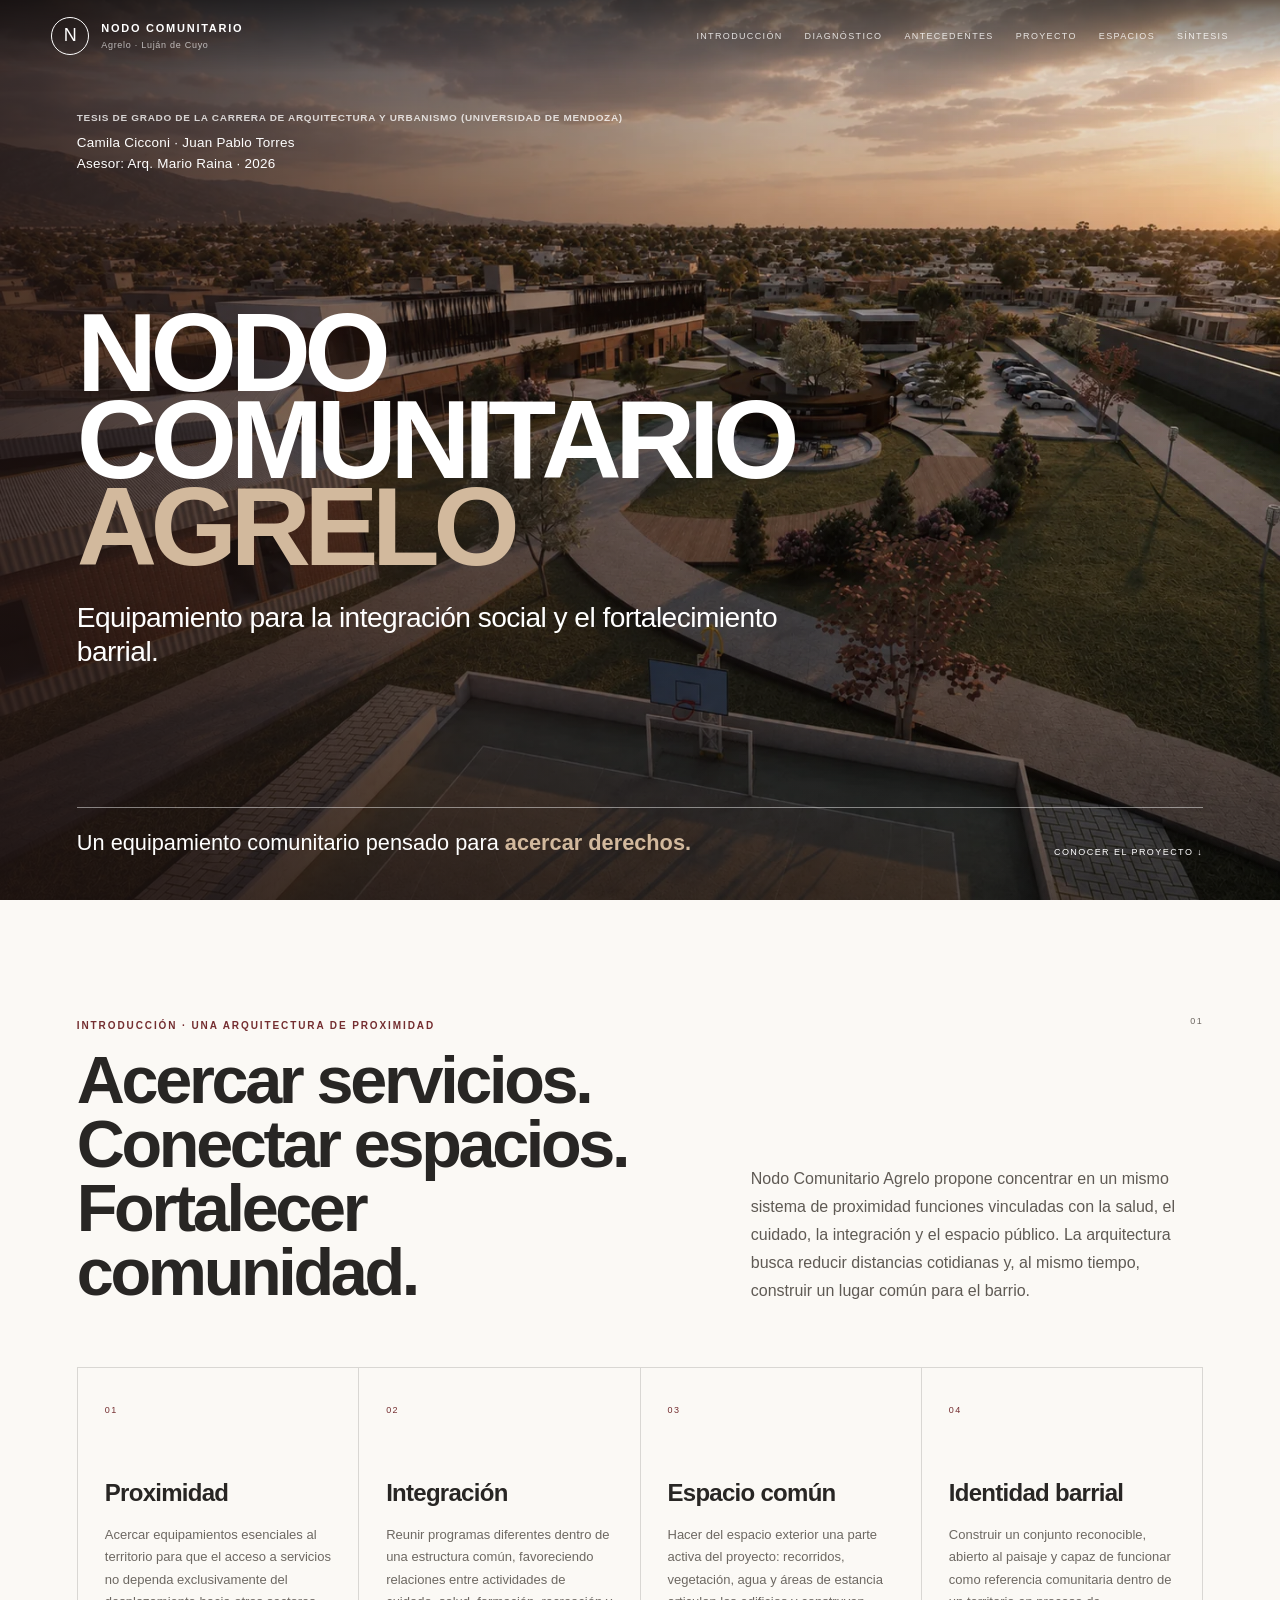
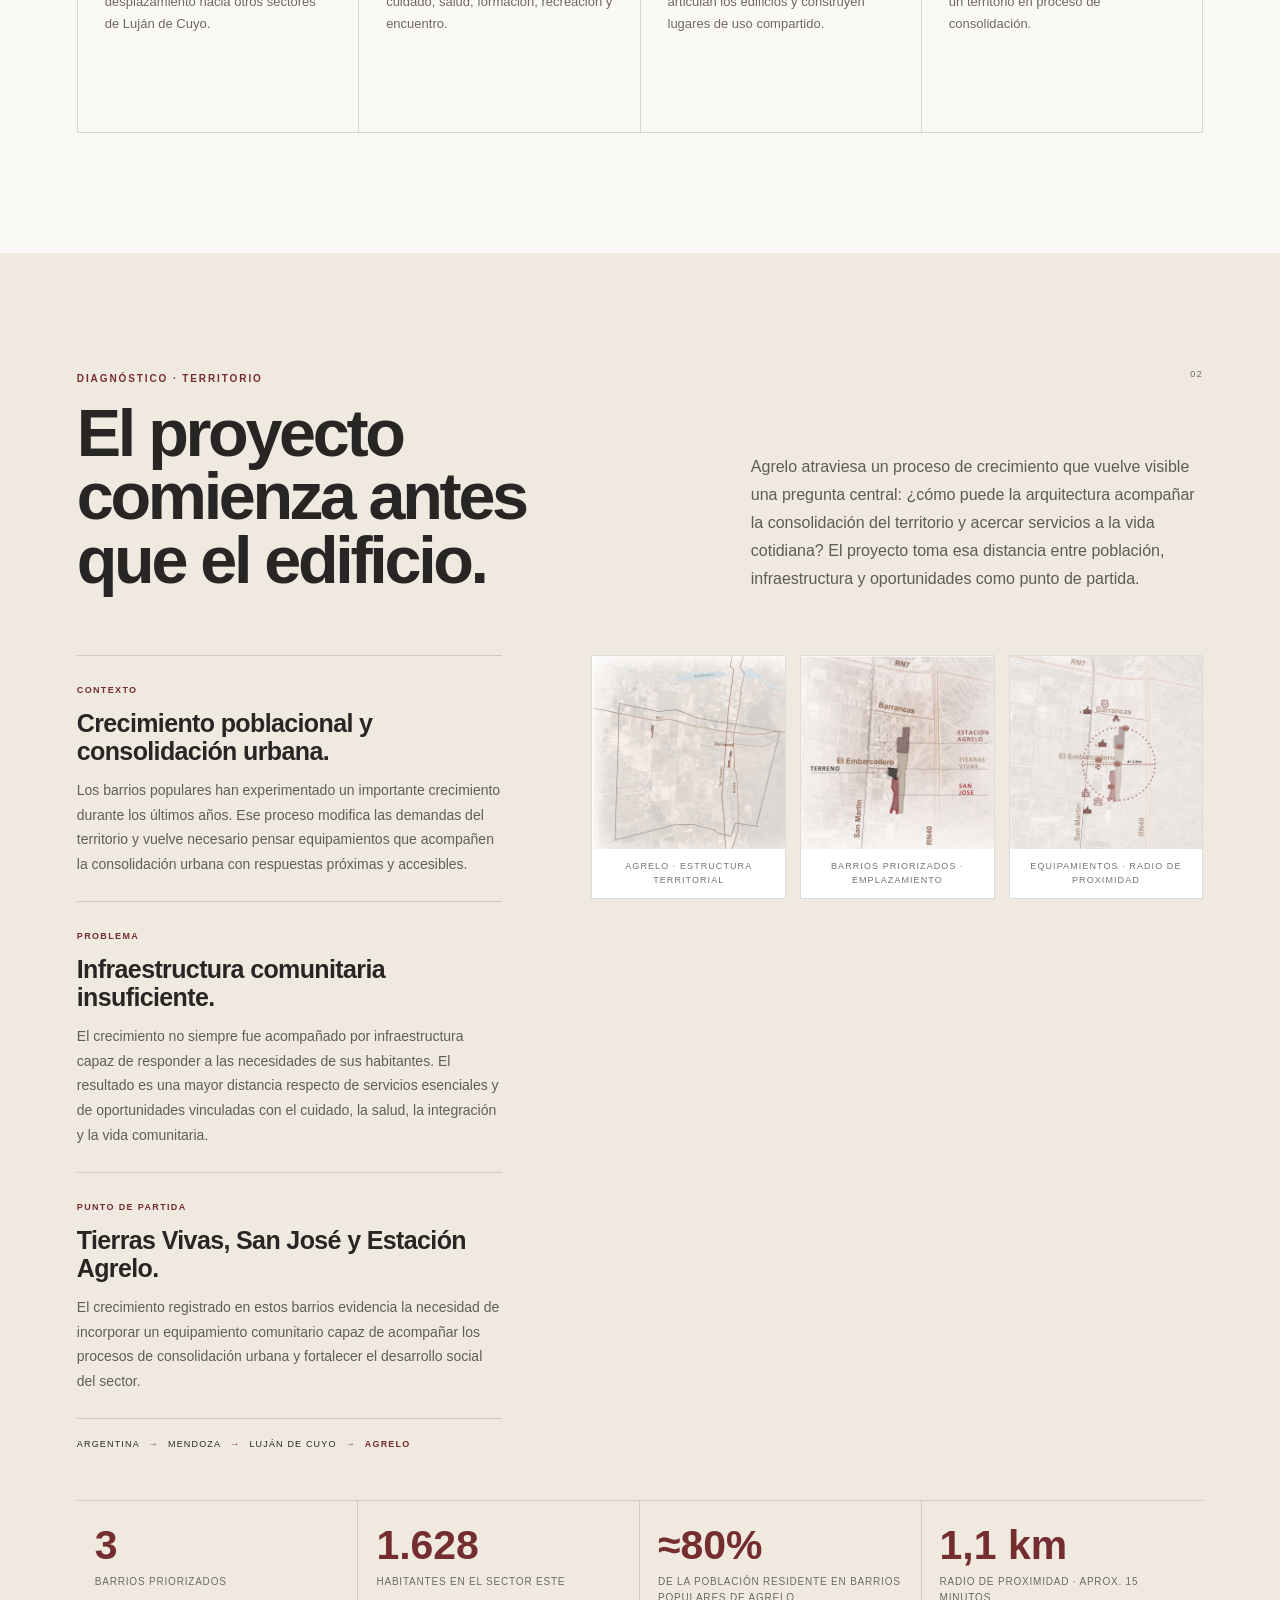
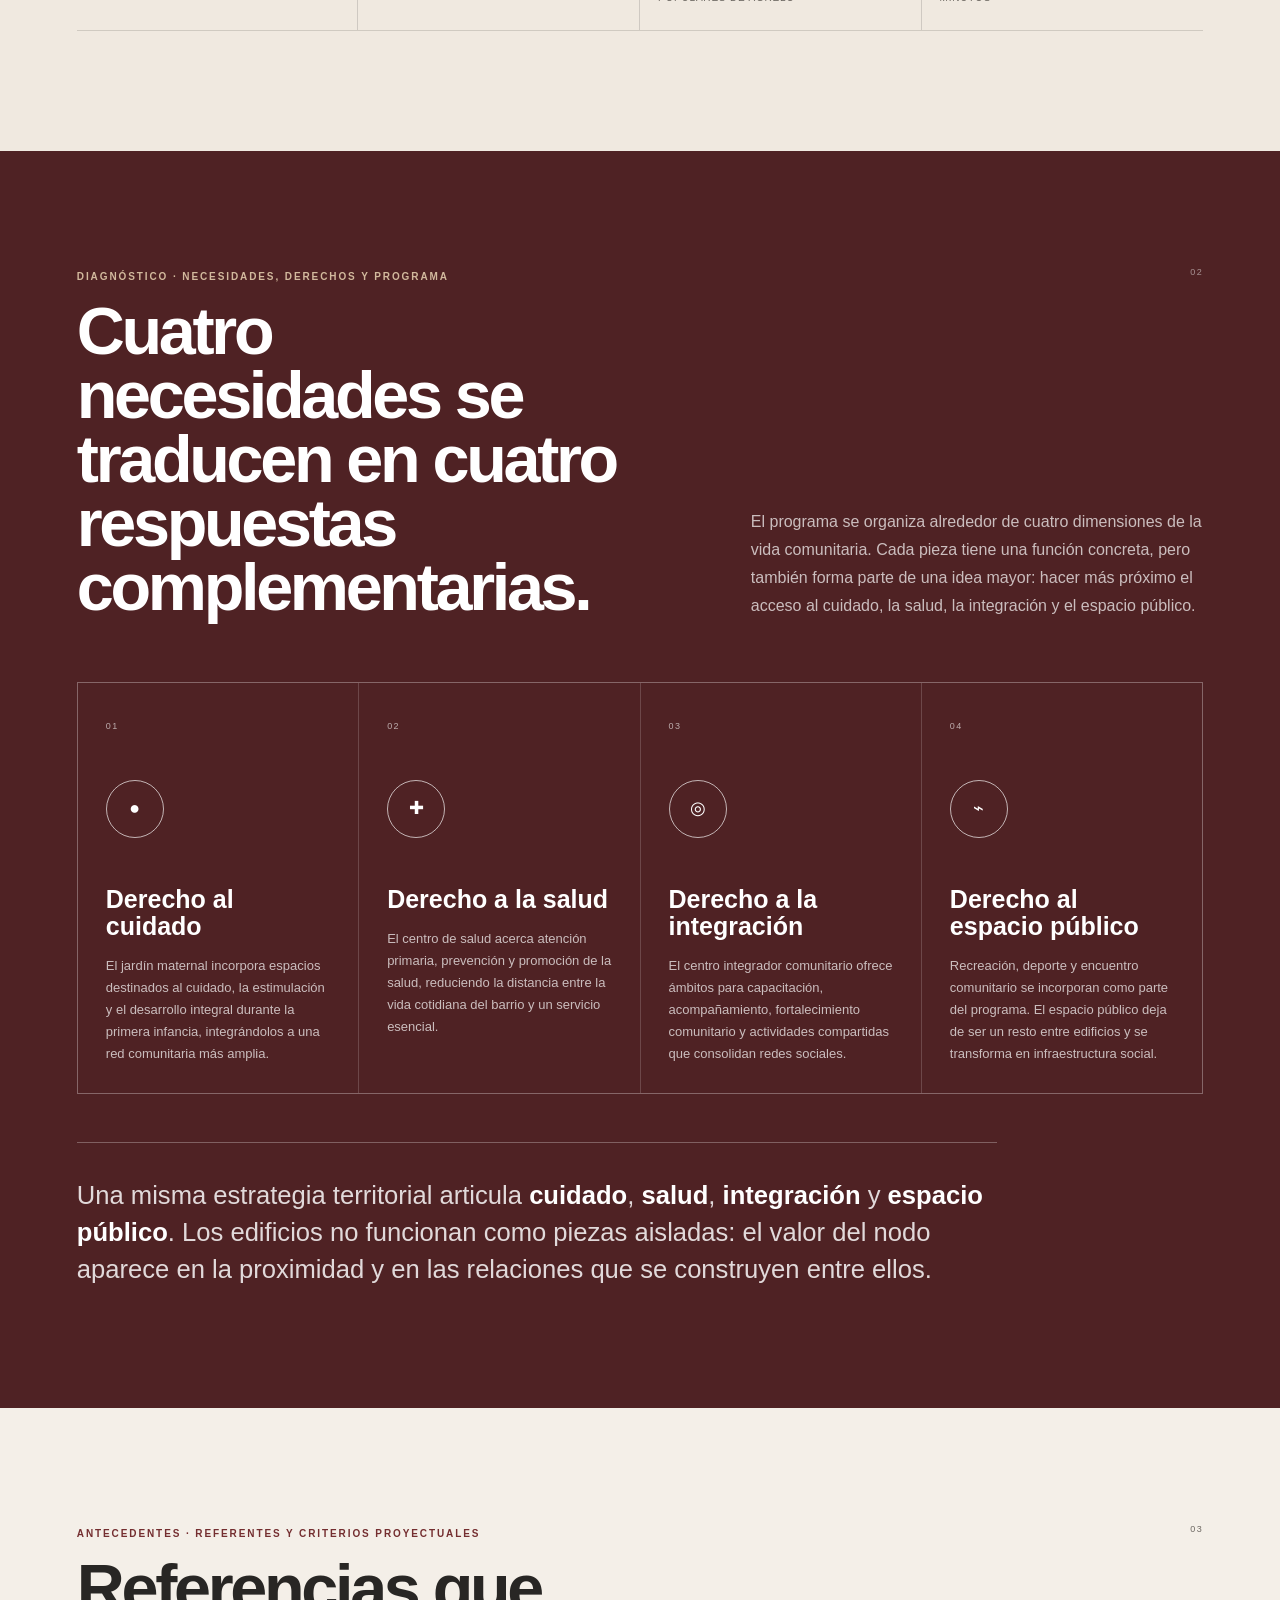
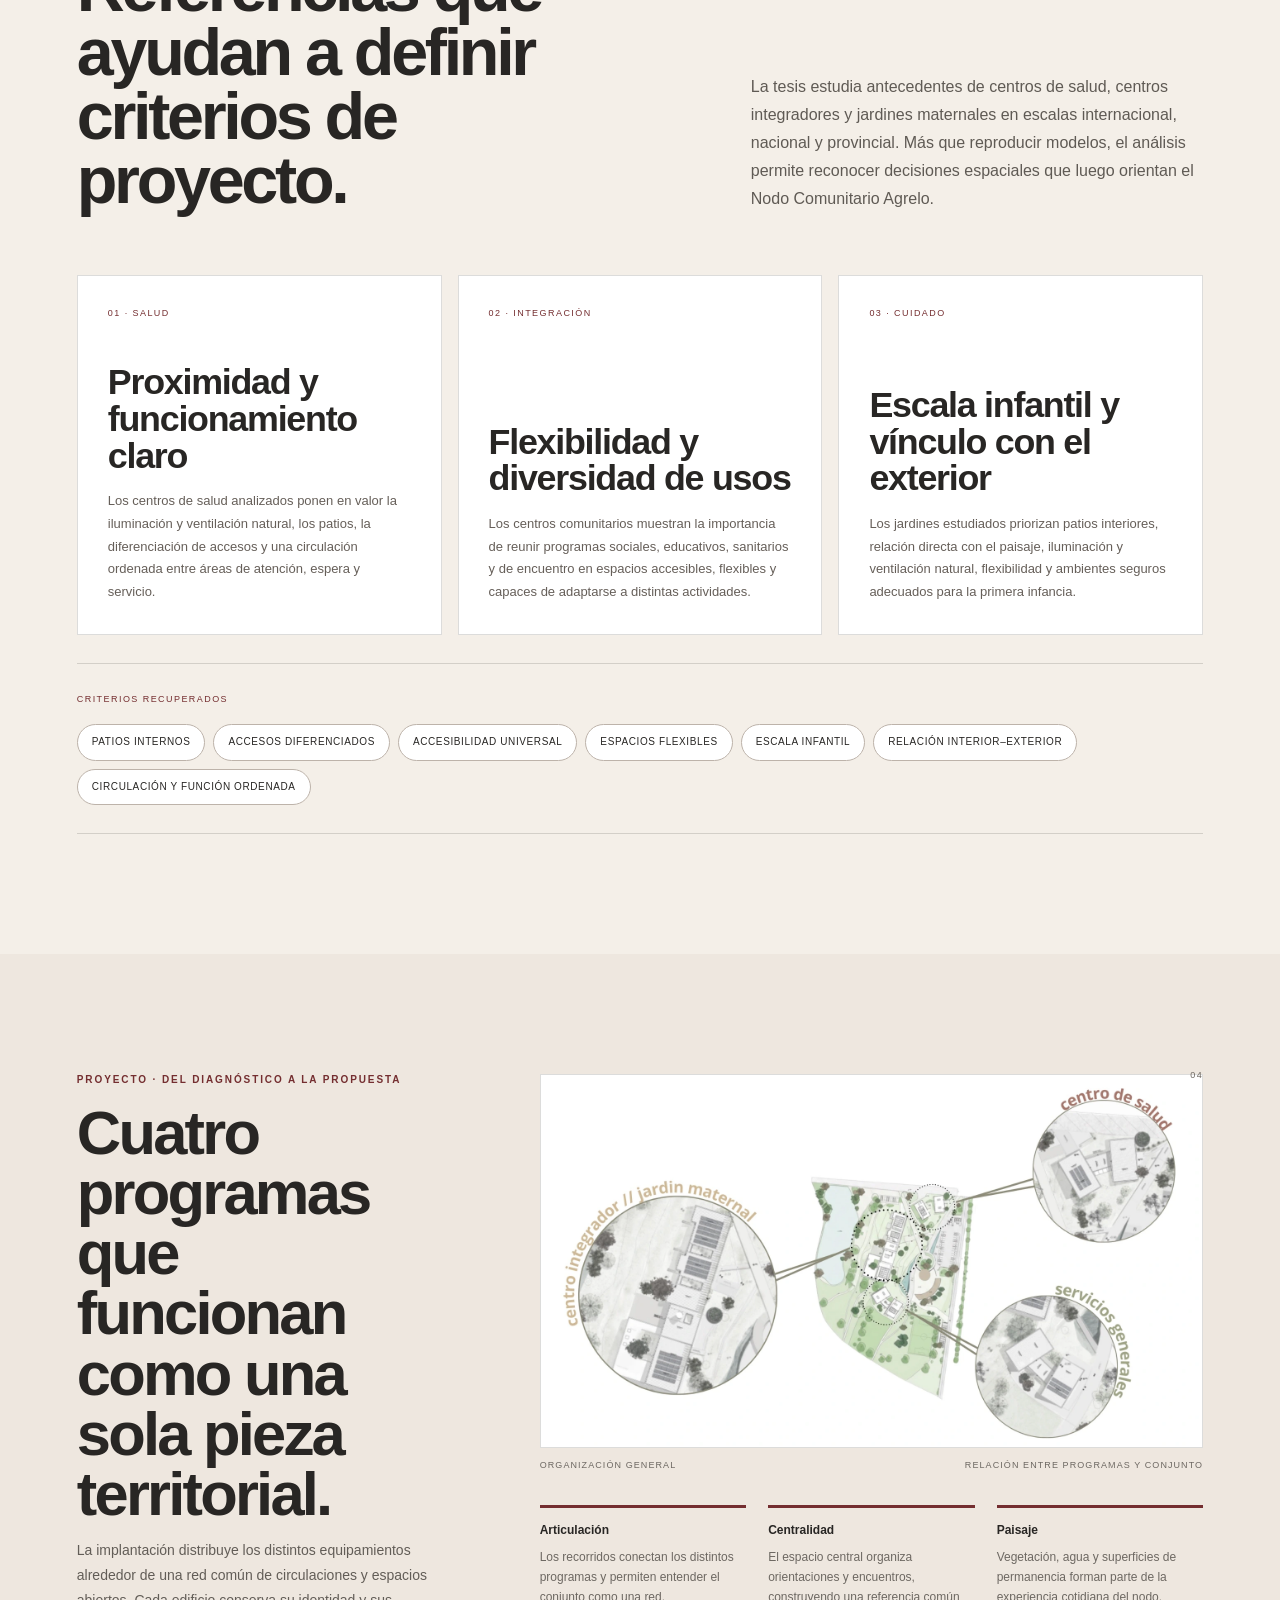
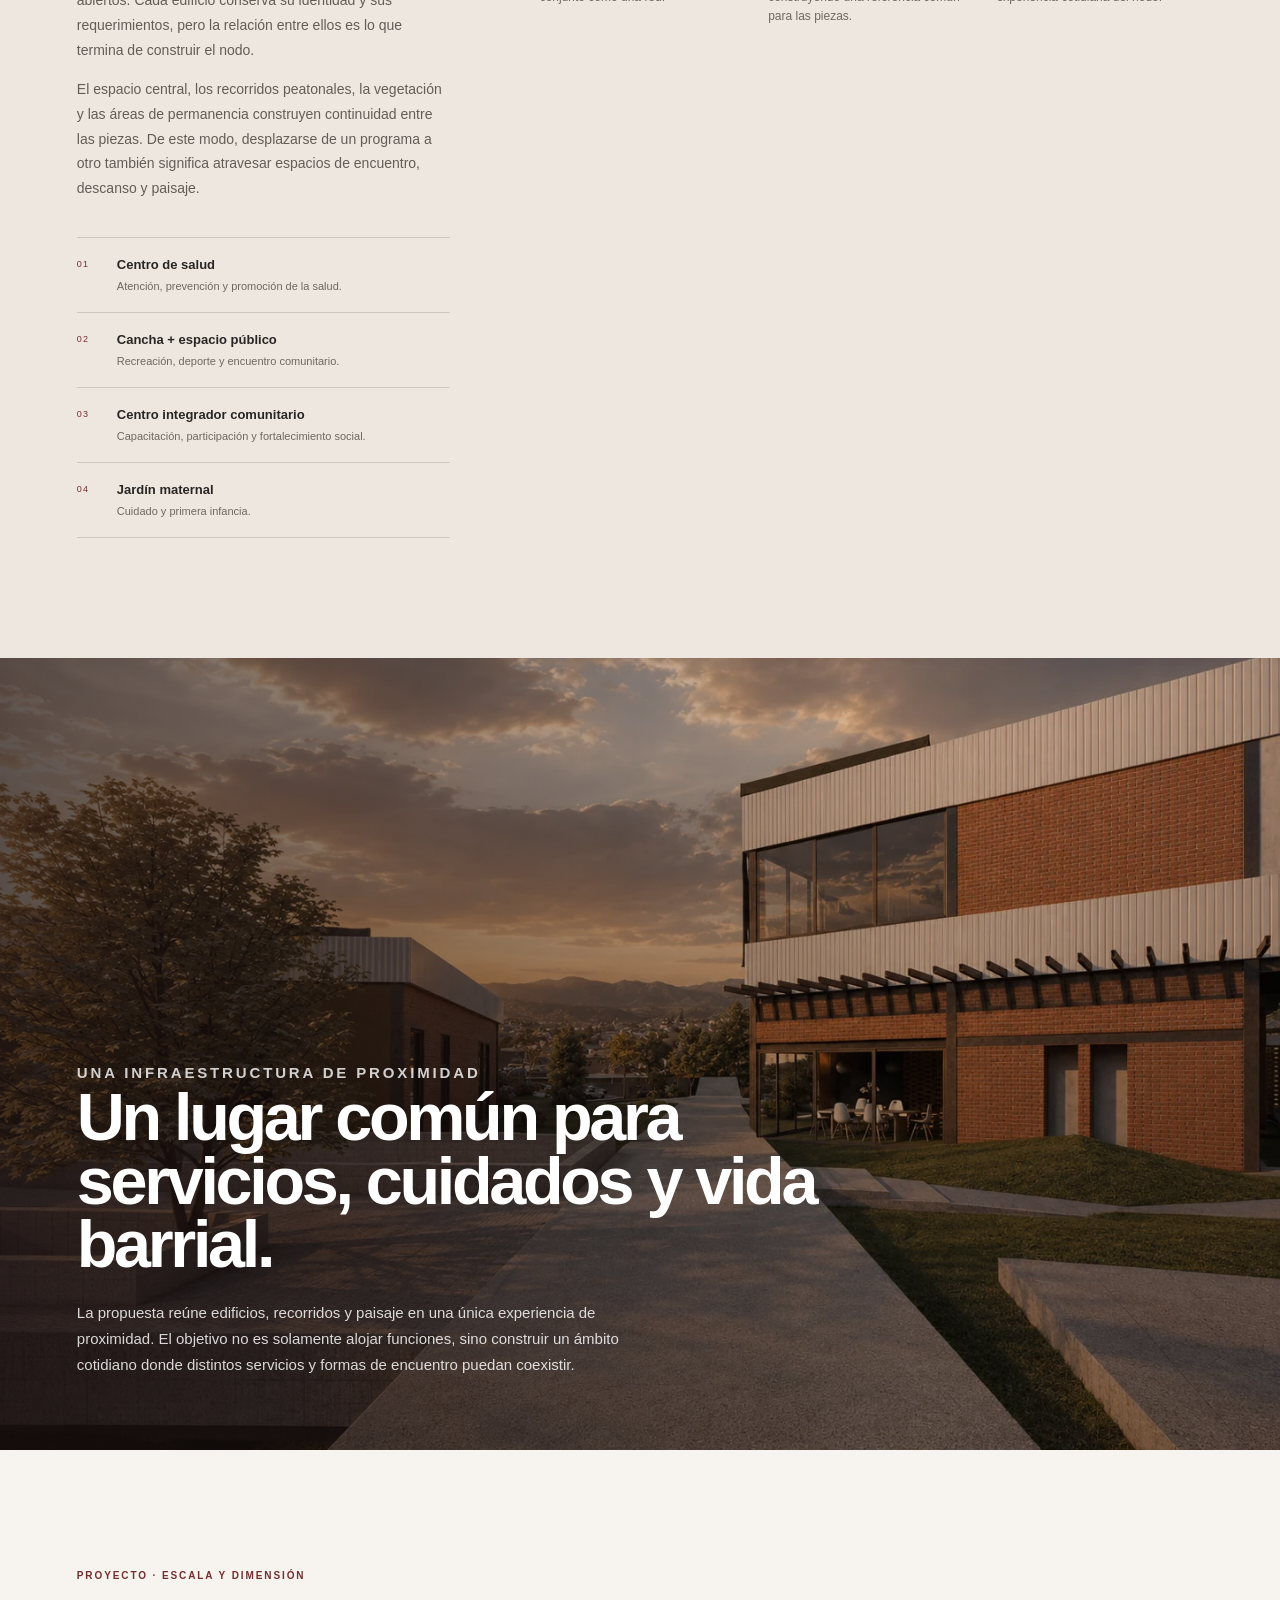
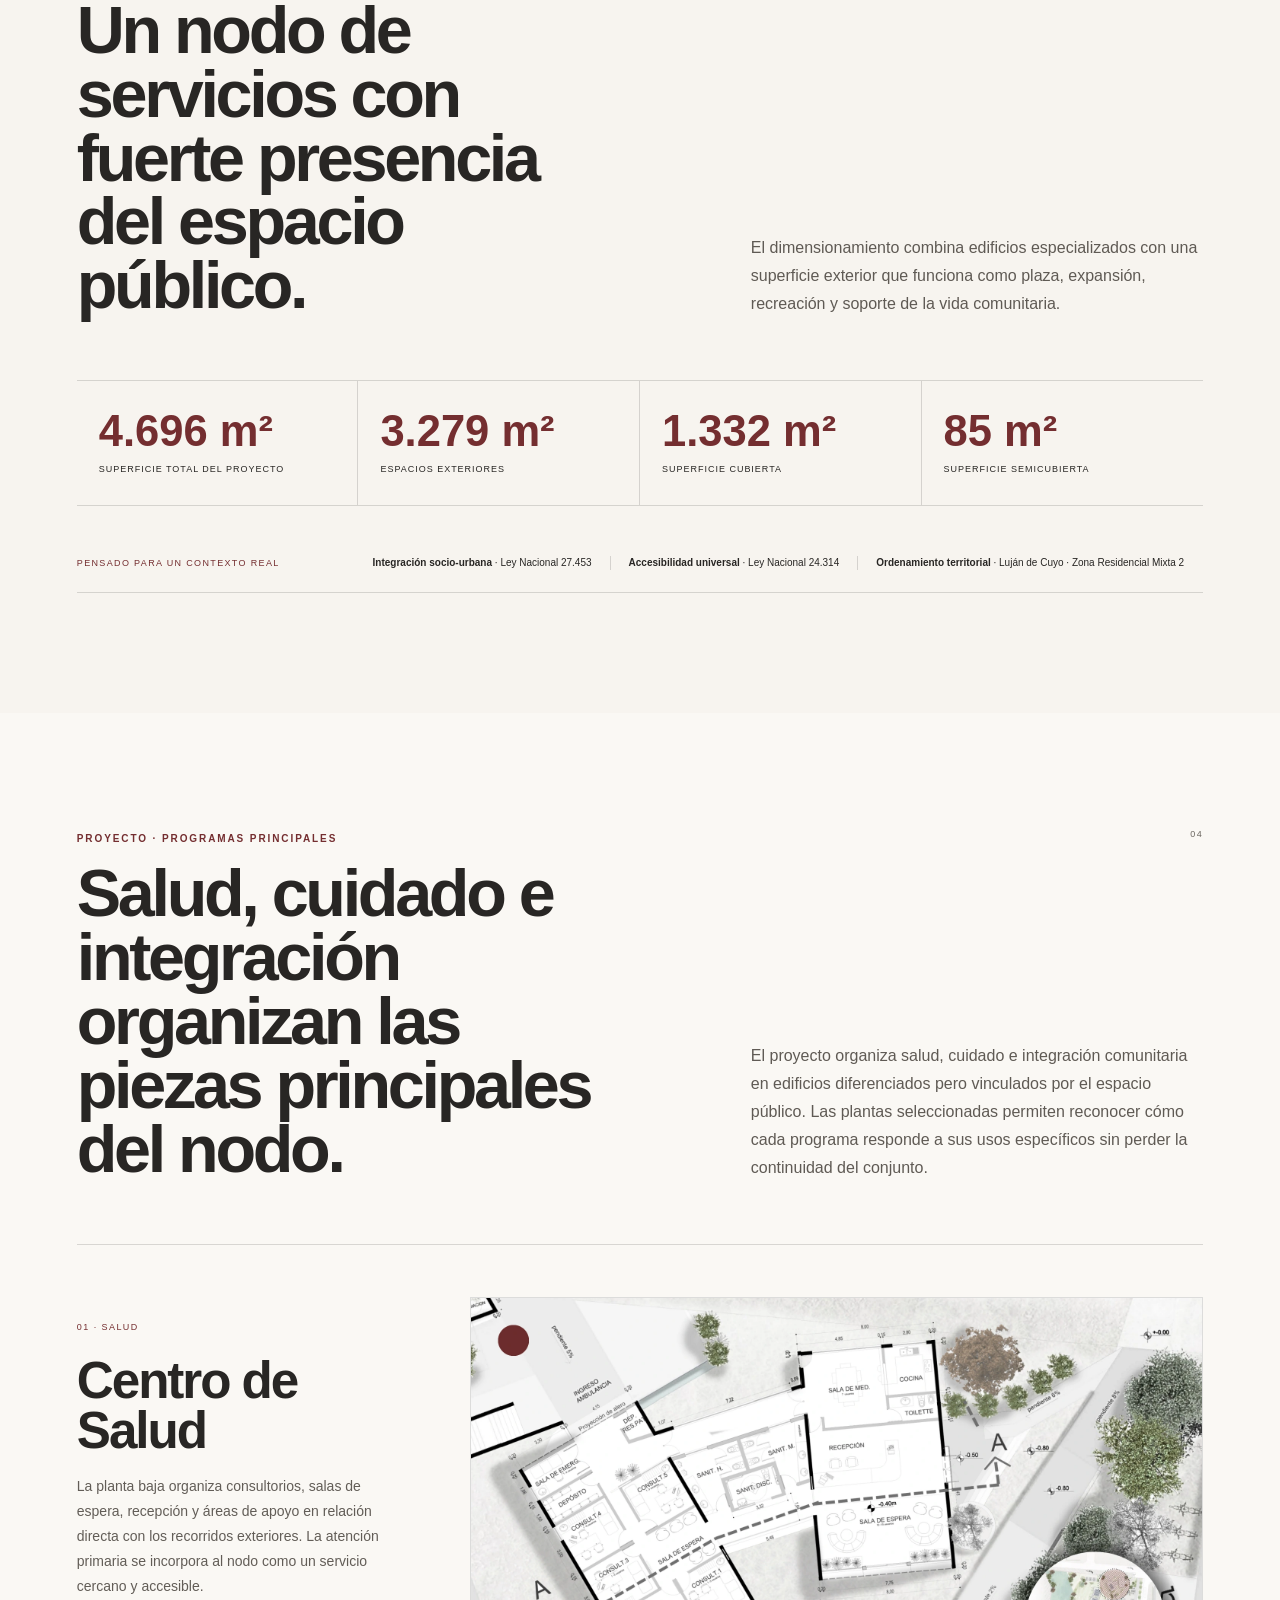
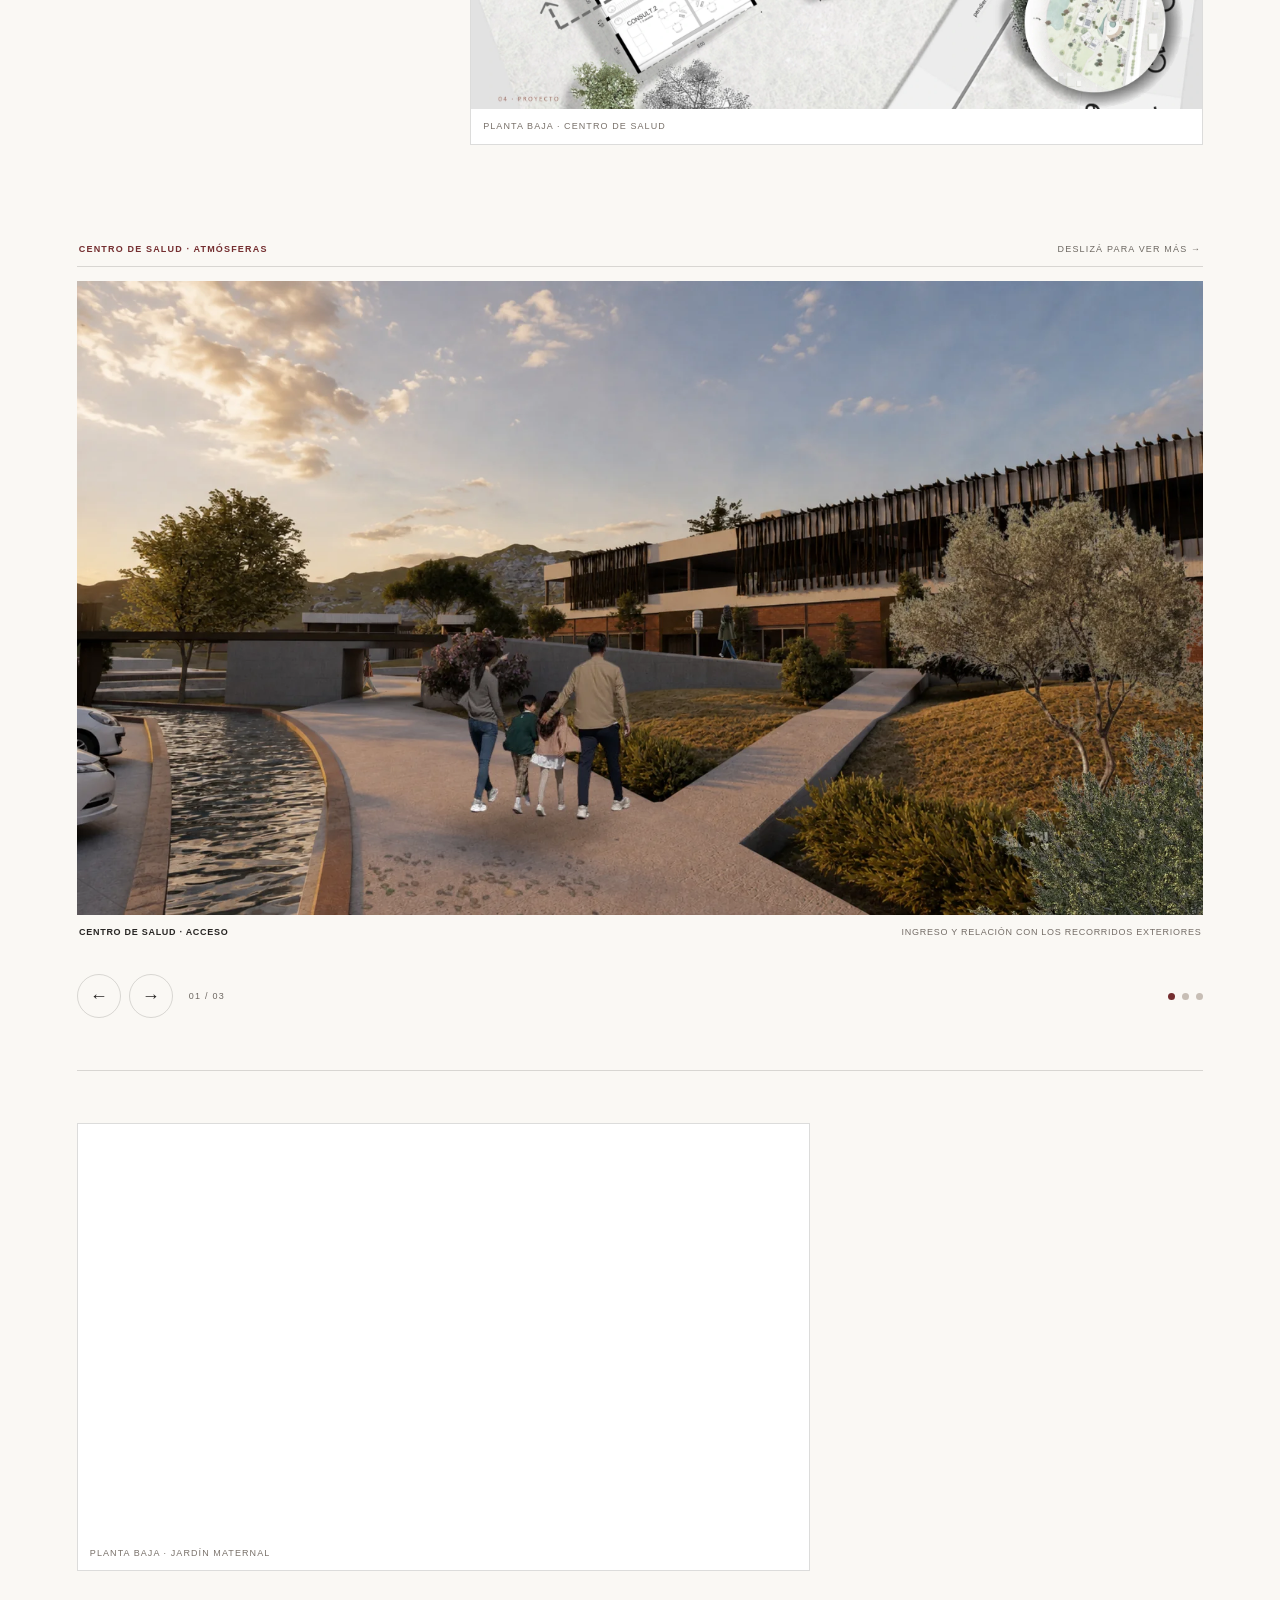
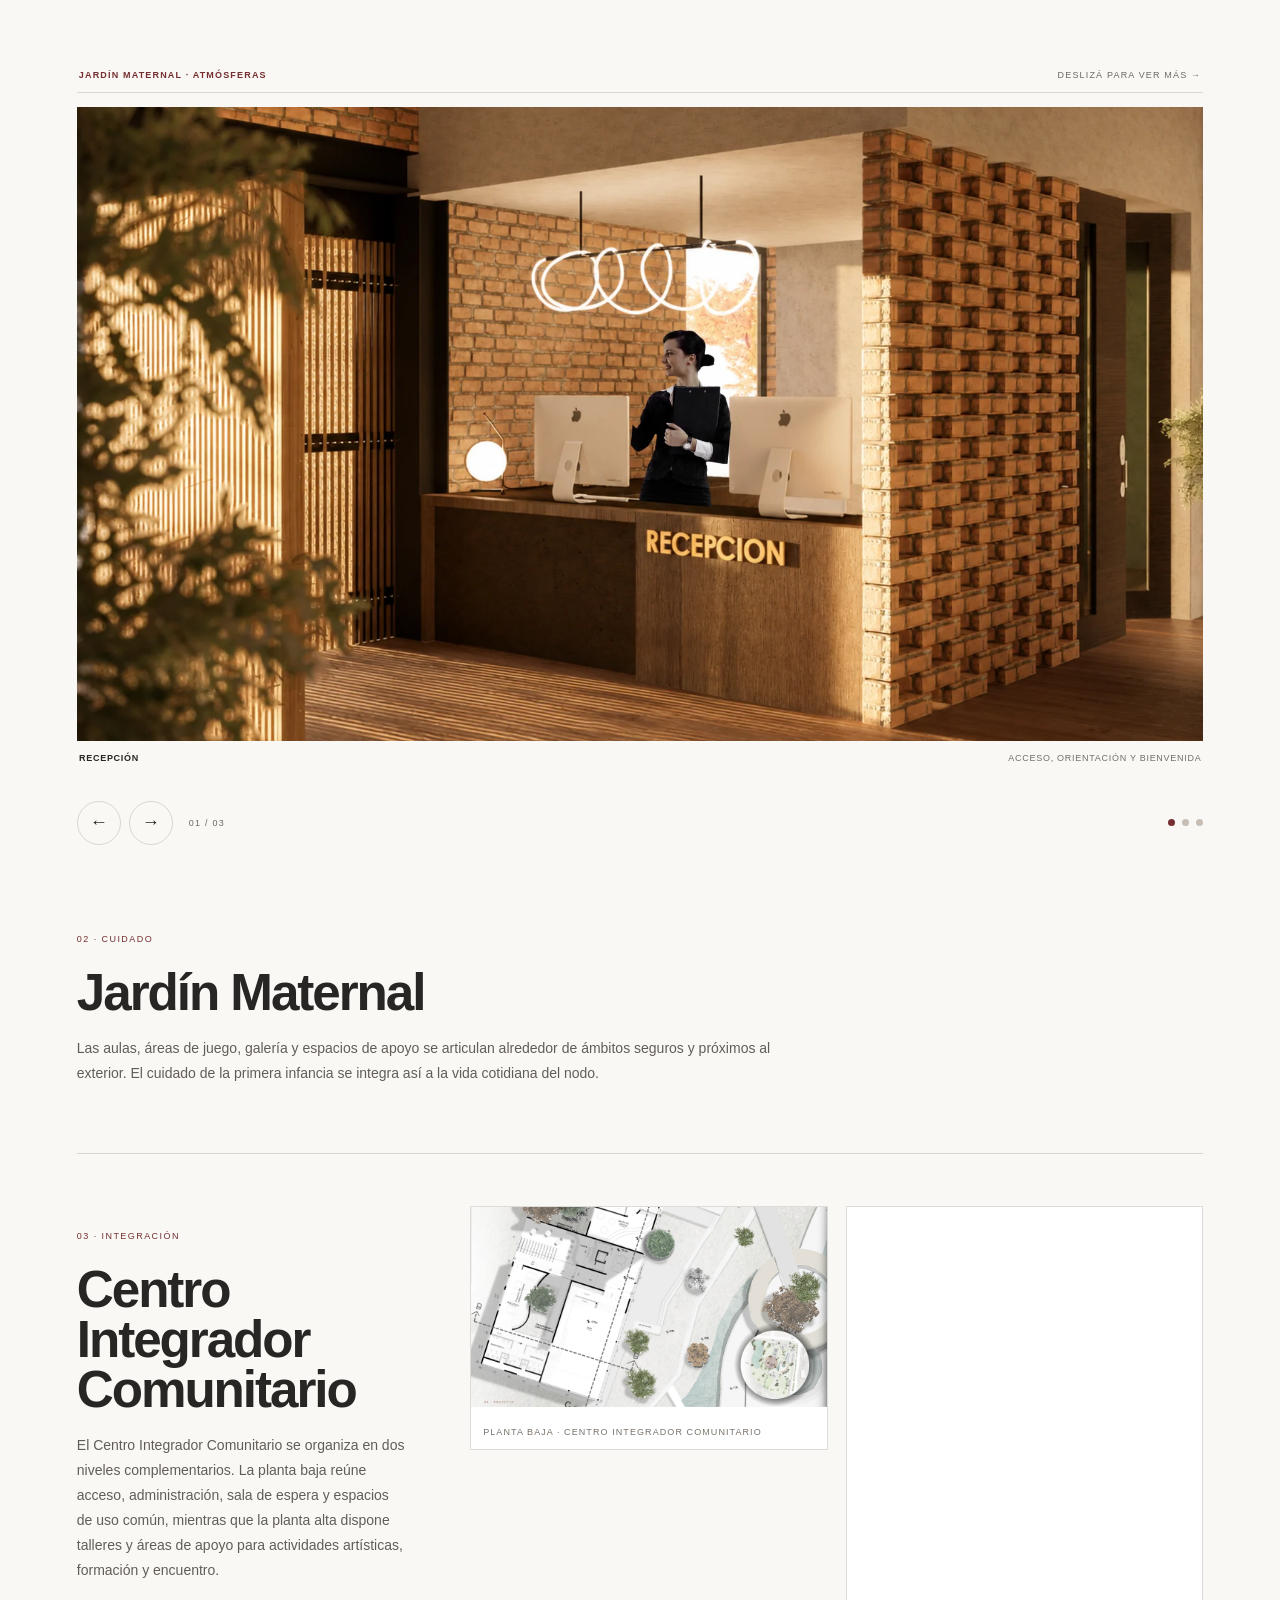
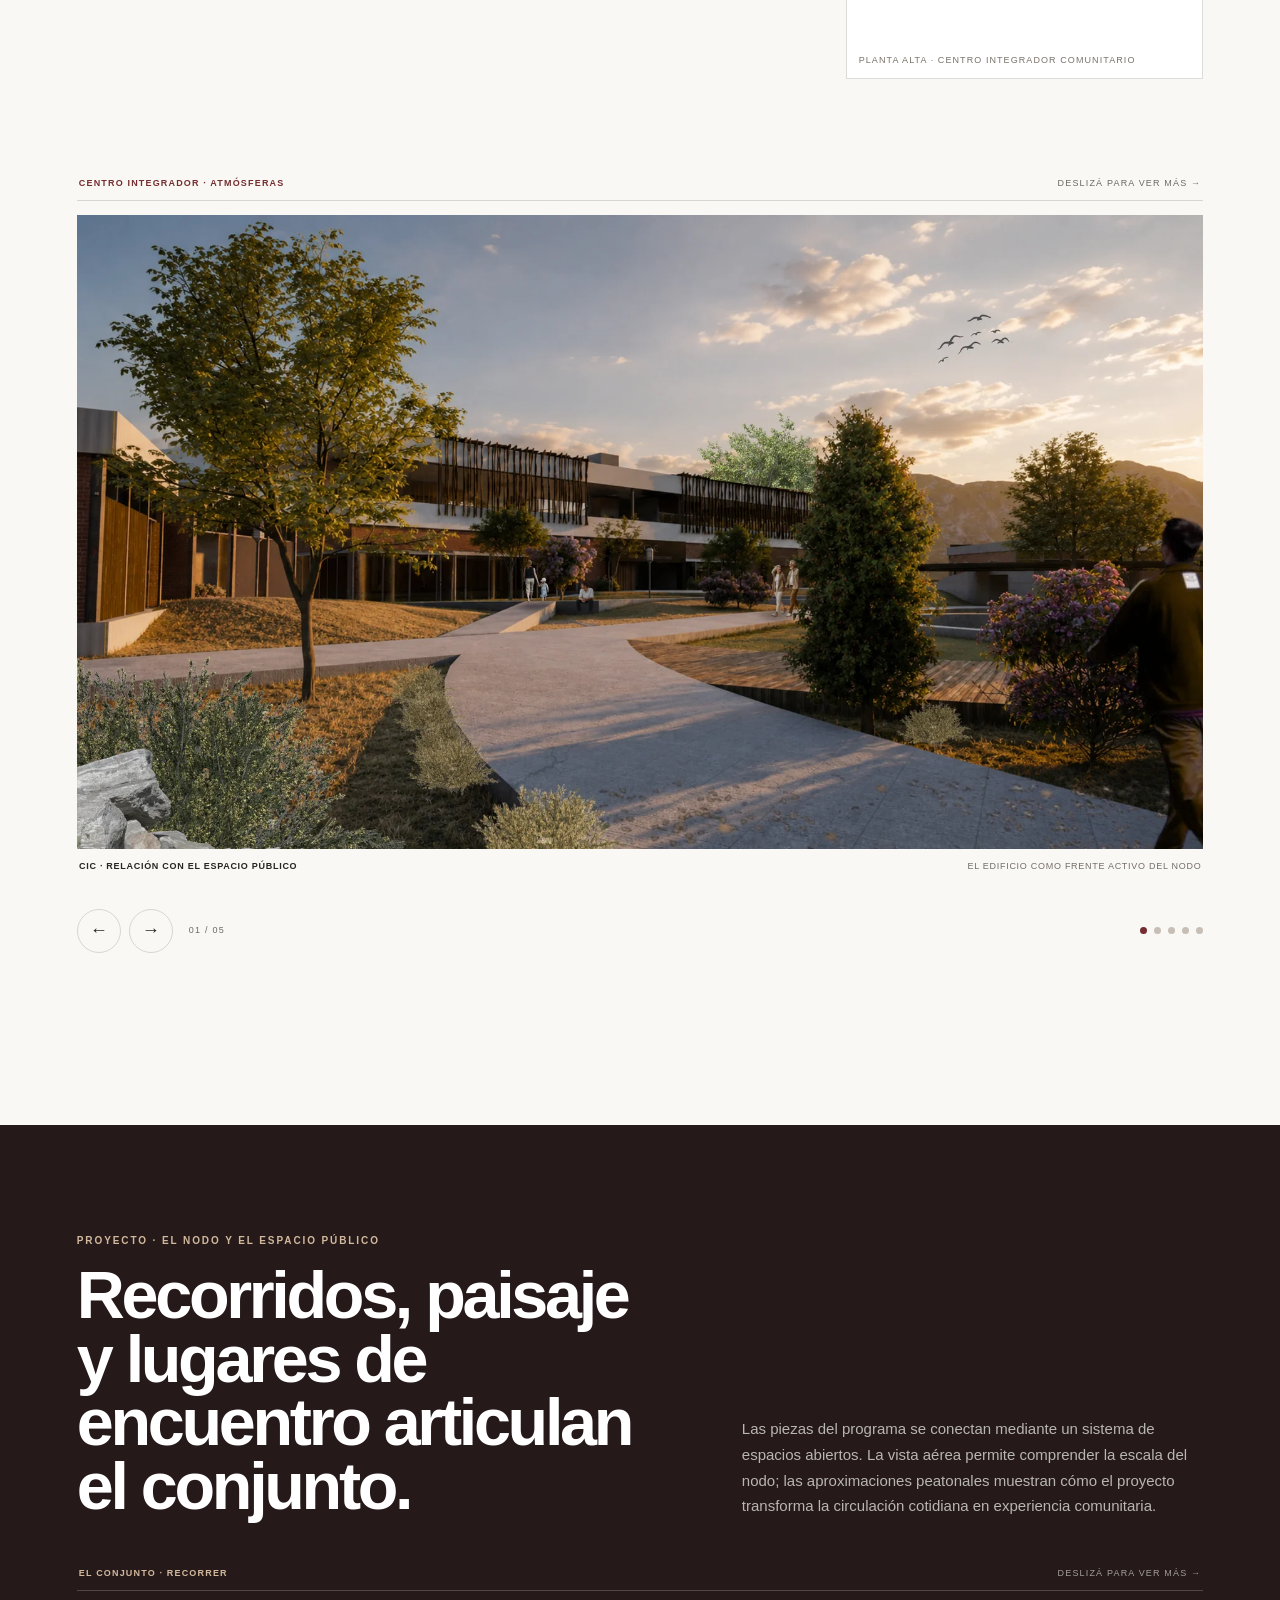
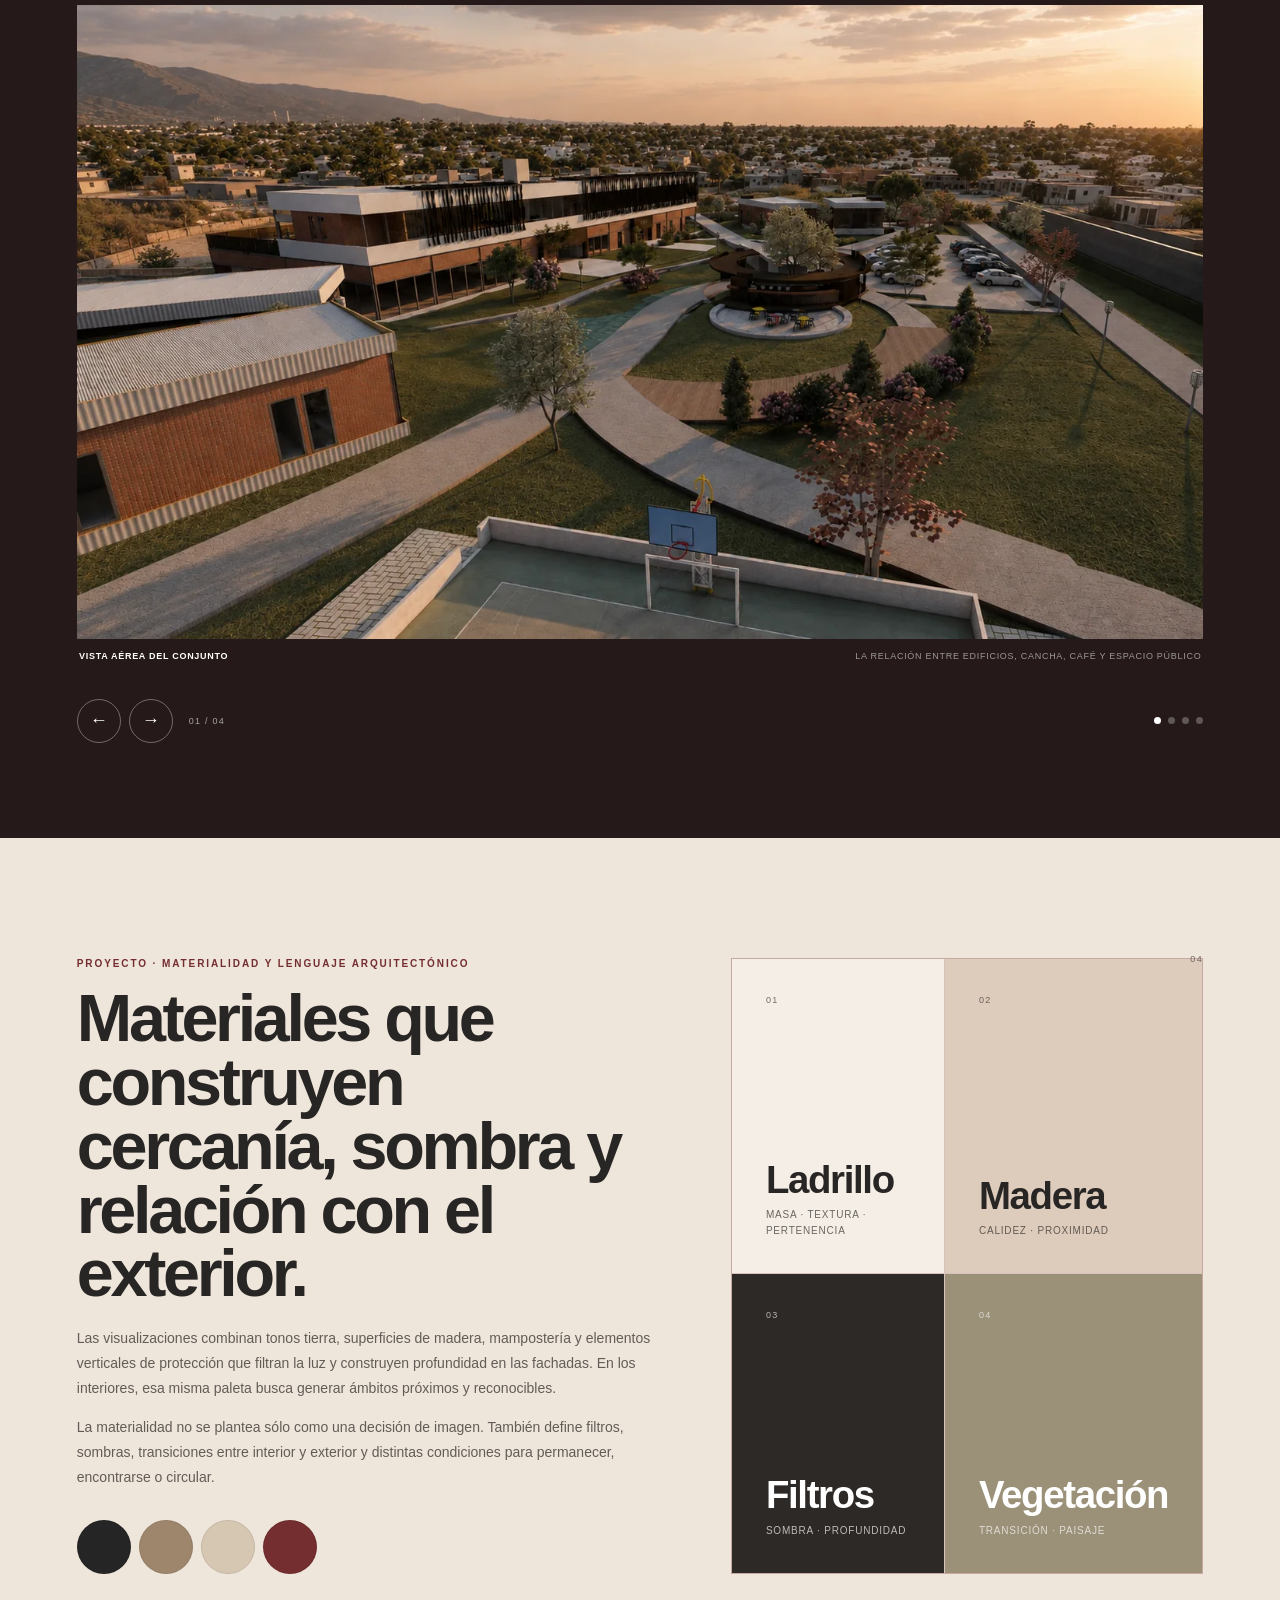
<file: index.html>
<!DOCTYPE html>

<html lang="es"><head><meta charset="utf-8"/><meta content="width=device-width,initial-scale=1" name="viewport"/><meta content="#742e30" name="theme-color"/><title>Nodo Comunitario Agrelo — Tesis de Arquitectura</title>
<style>
:root{--vino:#742e30;--vino2:#4f2224;--arena:#d2b99d;--papel:#f7f3ed;--papel2:#eee7df;--tinta:#282624;--gris:#6d6862;--linea:rgba(40,38,36,.16);--font:"Montserrat","Avenir Next","Century Gothic","Segoe UI",Arial,sans-serif}
*{box-sizing:border-box}html{scroll-behavior:smooth}body{margin:0;background:var(--papel);color:var(--tinta);font-family:var(--font);line-height:1.62;overflow-x:hidden}body,button,a,h1,h2,h3,h4,p{font-family:var(--font)}img,video{display:block;width:100%}a{color:inherit;text-decoration:none}button{font:inherit;color:inherit}#progress{position:fixed;z-index:999;top:0;left:0;height:3px;width:0;background:var(--arena)}
header{height:72px;position:fixed;z-index:100;top:0;left:0;right:0;display:flex;align-items:center;justify-content:space-between;padding:0 4vw;color:#fff;background:linear-gradient(to bottom,rgba(0,0,0,.55),transparent);transition:.3s}header.scrolled{background:rgba(247,243,237,.96);backdrop-filter:blur(14px);color:var(--tinta);border-bottom:1px solid var(--linea)}.brand{display:flex;align-items:center;gap:12px}.brand-mark{width:38px;height:38px;border:1px solid currentColor;border-radius:50%;display:grid;place-items:center;font-size:18px}.brand-text b{display:block;font-size:11px;letter-spacing:.16em;text-transform:uppercase}.brand-text small{display:block;font-size:9px;opacity:.66;letter-spacing:.08em}nav{display:flex;gap:22px}nav a{font-size:9px;text-transform:uppercase;letter-spacing:.15em;opacity:.82}.menu{display:none;border:0;background:none;font-size:9px;text-transform:uppercase;letter-spacing:.14em}
.kicker{margin:0 0 17px;color:var(--vino);font-size:10px;font-weight:750;letter-spacing:.19em;text-transform:uppercase}.kicker.light{color:#fff;opacity:.8}
.hero{position:relative;height:100svh;min-height:700px;color:#fff;overflow:hidden;background:#181313}.hero video,.hero .poster{position:absolute;inset:0;width:100%;height:100%;object-fit:cover}.hero .poster{z-index:0}.hero video{z-index:1}.hero-shade{position:absolute;inset:0;z-index:2;background:linear-gradient(90deg,rgba(30,18,17,.77),rgba(30,18,17,.23) 58%,rgba(30,18,17,.06)),linear-gradient(0deg,rgba(0,0,0,.57),transparent 53%)}.hero-inner{position:relative;z-index:3;height:100%;padding:112px 6vw 40px;display:grid;grid-template-rows:auto 1fr auto}.hero-top{display:flex;justify-content:flex-start;gap:20px}.author-name{margin:0;font-size:14px;font-weight:600;letter-spacing:.025em}.video-pill,.video-btn{border:1px solid rgba(255,255,255,.42);border-radius:999px;padding:9px 13px;background:rgba(0,0,0,.14);font-size:9px;text-transform:uppercase;letter-spacing:.14em;backdrop-filter:blur(6px)}.video-btn{cursor:pointer;color:#fff}.video-controls{display:flex;gap:8px}.hero-title{align-self:center;max-width:1050px}.hero-title h1{font-size:clamp(58px,8.7vw,142px);line-height:.78;letter-spacing:-.06em;text-transform:uppercase;margin:0;font-weight:780}.hero-title h1 span{color:var(--arena)}.hero-title p{font-size:clamp(19px,2.2vw,31px);line-height:1.22;font-weight:430;letter-spacing:-.02em;margin:30px 0 0;max-width:780px}.hero-bottom{border-top:1px solid rgba(255,255,255,.46);padding-top:17px;display:flex;justify-content:space-between;align-items:flex-end;gap:28px}.hero-bottom p{font-size:clamp(16px,1.7vw,24px);margin:0;font-weight:500}.hero-bottom strong{color:var(--arena)}.hero-bottom a{font-size:9px;text-transform:uppercase;letter-spacing:.16em}
.section{position:relative;padding:120px 6vw}.section-num{position:absolute;top:114px;right:6vw;font-size:9px;letter-spacing:.17em;color:var(--gris)}.heading{display:grid;grid-template-columns:1.05fr .85fr;gap:9vw;align-items:end;margin-bottom:62px}.heading h2{font-size:clamp(43px,5.4vw,82px);line-height:.96;letter-spacing:-.05em;margin:0;font-weight:650}.heading .intro{font-size:16px;line-height:1.75;color:#5f5a54;margin:0}
.territory{background:#f0e9e0}.territory-grid{display:grid;grid-template-columns:.82fr 1.18fr;gap:7vw;align-items:start}.copy-stack{display:grid;gap:24px}.copy-block{border-top:1px solid var(--linea);padding-top:19px}.copy-block .label{font-size:9px;font-weight:750;text-transform:uppercase;letter-spacing:.15em;color:var(--vino)}.copy-block h3{font-size:25px;line-height:1.13;letter-spacing:-.025em;margin:8px 0 12px;font-weight:650}.copy-block p{font-size:14px;line-height:1.78;margin:0;color:#625d57}.route{display:flex;gap:9px;align-items:center;flex-wrap:wrap;border-top:1px solid var(--linea);padding-top:18px;font-size:9px;text-transform:uppercase;letter-spacing:.13em}.route i{font-style:normal;color:var(--vino)}.route strong{color:var(--vino)}.media-big{overflow:hidden;background:#ddd}.media-big img{height:100%;object-fit:cover;transition:transform .55s}.media-big:hover img{transform:scale(1.012)}.territory-media{height:620px}.media-caption{display:flex;justify-content:space-between;gap:20px;font-size:9px;text-transform:uppercase;letter-spacing:.12em;color:var(--gris);padding-top:10px}
.objectives{background:#fbf9f5}.objective-grid{display:grid;grid-template-columns:repeat(4,1fr);border-top:1px solid var(--linea);border-left:1px solid var(--linea)}.objective{min-height:365px;padding:27px;border-right:1px solid var(--linea);border-bottom:1px solid var(--linea);transition:.3s}.objective:hover{background:#f0e8df}.objective .n{font-size:9px;color:var(--vino);letter-spacing:.16em}.objective h3{font-size:24px;line-height:1.08;margin:60px 0 18px;font-weight:650;letter-spacing:-.03em}.objective p{font-size:13px;line-height:1.7;color:var(--gris);margin:0}
.full-image{position:relative;height:88svh;min-height:650px;overflow:hidden;color:#fff}.full-image>img{position:absolute;inset:0;height:100%;object-fit:cover}.full-image:after{content:"";position:absolute;inset:0;background:linear-gradient(90deg,rgba(28,17,16,.70),rgba(28,17,16,.09) 72%),linear-gradient(0deg,rgba(0,0,0,.35),transparent)}.full-image-copy{position:absolute;z-index:2;left:6vw;bottom:8vh;max-width:780px}.full-image-copy h2{font-size:clamp(46px,6vw,92px);line-height:.93;letter-spacing:-.05em;margin:0;font-weight:650}.full-image-copy p{max-width:590px;font-size:15px;line-height:1.72;margin:23px 0 0;color:rgba(255,255,255,.83)}
.rights{background:var(--vino2);color:#fff}.rights .heading .intro{color:rgba(255,255,255,.7)}.rights .kicker{color:var(--arena)}.rights-grid{display:grid;grid-template-columns:repeat(4,1fr);gap:1px;background:rgba(255,255,255,.17);border:1px solid rgba(255,255,255,.17)}.right{background:var(--vino2);padding:28px;min-height:370px;transition:.3s}.right:hover{background:var(--vino)}.right .n{font-size:9px;letter-spacing:.16em;opacity:.62}.right .circle{width:58px;height:58px;border:1px solid rgba(255,255,255,.66);border-radius:50%;display:grid;place-items:center;margin:43px 0 48px;font-size:18px}.right h3{font-size:25px;line-height:1.08;margin:0 0 15px;font-weight:620}.right p{font-size:13px;line-height:1.7;color:rgba(255,255,255,.7);margin:0}.rights-visual{margin-top:50px;display:grid;grid-template-columns:1.1fr .9fr;gap:20px;align-items:stretch}.rights-visual img{height:100%;object-fit:cover}.rights-note{padding:42px;background:#5d282a;display:flex;flex-direction:column;justify-content:flex-end}.rights-note h3{font-size:34px;line-height:1.02;margin:0 0 18px}.rights-note p{font-size:14px;color:rgba(255,255,255,.7);margin:0}
.project{background:var(--papel2)}.project-grid{display:grid;grid-template-columns:.72fr 1.28fr;gap:7vw;align-items:start}.project-copy{position:sticky;top:105px}.project-copy h2{font-size:clamp(40px,4.8vw,72px);line-height:.98;letter-spacing:-.045em;margin:0;font-weight:650}.project-copy>p{font-size:14px;line-height:1.78;color:#625d57;max-width:520px}.programs{margin-top:36px;border-top:1px solid var(--linea)}.program{display:grid;grid-template-columns:40px 1fr;padding:16px 0;border-bottom:1px solid var(--linea)}.program span{font-size:9px;letter-spacing:.14em;color:var(--vino);padding-top:3px}.program b{font-size:13px}.program p{grid-column:2;font-size:11px;color:var(--gris);margin:3px 0 0}.plan-card{background:#fbfaf7;padding:18px}.plan-card img{height:780px;object-fit:contain}.logic-grid{display:grid;grid-template-columns:repeat(3,1fr);gap:22px;margin-top:32px}.logic{border-top:3px solid var(--vino);padding-top:13px}.logic h4{font-size:12px;margin:0}.logic p{font-size:12px;line-height:1.65;color:var(--gris);margin:8px 0 0}
.architecture{background:#faf8f4}.arch-block{display:grid;grid-template-columns:.88fr 1.12fr;gap:6vw;align-items:center;margin-bottom:95px}.arch-block.reverse{grid-template-columns:1.12fr .88fr}.arch-block.reverse .arch-copy{order:2}.arch-copy h3{font-size:clamp(31px,3.6vw,55px);line-height:.99;letter-spacing:-.04em;margin:0 0 20px;font-weight:650}.arch-copy p{font-size:14px;line-height:1.78;color:#625d57}.arch-copy ul{margin:25px 0 0;padding:0;list-style:none;border-top:1px solid var(--linea)}.arch-copy li{padding:12px 0;border-bottom:1px solid var(--linea);font-size:12px;color:var(--gris)}.drawing{background:#eae4dc;padding:15px}.drawing img{height:700px;object-fit:contain}.elevation-band{margin-top:10px;background:var(--vino);padding:32px 3vw 25px;color:#fff}.elevation-band img{background:#f8f5ef}.elevation-band .media-caption{color:rgba(255,255,255,.7)}
.gallery{background:#251919;color:#fff;padding:110px 0 80px;overflow:hidden}.gallery-head{padding:0 6vw;display:grid;grid-template-columns:1fr .82fr;gap:8vw;align-items:end;margin-bottom:48px}.gallery-head h2{font-size:clamp(43px,5.4vw,82px);line-height:.96;letter-spacing:-.05em;margin:0;font-weight:650}.gallery-head p{font-size:15px;line-height:1.72;color:rgba(255,255,255,.68);margin:0}.gallery-track{display:flex;gap:15px;padding:0 6vw 24px;overflow-x:auto;scroll-snap-type:x mandatory}.gallery-item{flex:0 0 min(34vw,490px);height:440px;overflow:hidden;scroll-snap-align:start;background:#3b2928}.gallery-item.wide{flex-basis:min(58vw,820px)}.gallery-item img{height:100%;object-fit:cover;transition:transform .5s}.gallery-item:hover img{transform:scale(1.02)}.drag{padding:0 6vw;font-size:9px;text-transform:uppercase;letter-spacing:.15em;opacity:.45}
.materiality{background:#eee5db}.materiality-grid{display:grid;grid-template-columns:1.1fr .9fr;gap:6vw;align-items:center}.materiality-copy h3{font-size:clamp(34px,4.2vw,63px);line-height:.98;letter-spacing:-.045em;margin:0 0 20px;font-weight:650}.materiality-copy p{font-size:14px;line-height:1.78;color:#625d57}.palette{display:flex;gap:8px;margin-top:30px}.swatch{width:54px;height:54px;border-radius:50%;border:1px solid rgba(0,0,0,.08)}.materiality-img{height:650px;overflow:hidden;background:#ddd}.materiality-img img{height:100%;object-fit:cover}
.technical{background:#f0e9e1}.tech-grid{display:grid;grid-template-columns:repeat(2,1fr);gap:28px}.tech-card{background:#fbf8f3;border-top:4px solid var(--vino);padding:28px;display:flex;flex-direction:column;min-height:560px}.tech-card .n{font-size:9px;letter-spacing:.16em;color:var(--vino)}.tech-card h3{font-size:29px;line-height:1.05;margin:19px 0 12px;font-weight:650;letter-spacing:-.03em}.tech-card p{font-size:13px;line-height:1.74;color:#625d57;margin:0}.tech-card ul{list-style:none;margin:20px 0 25px;padding:0;border-top:1px solid var(--linea)}.tech-card li{font-size:11px;color:var(--gris);padding:9px 0;border-bottom:1px solid var(--linea)}.tech-img{margin-top:auto;height:260px;overflow:hidden;background:#ddd}.tech-img img{height:100%;object-fit:cover}.structure{margin-top:72px;border-top:1px solid var(--linea);padding-top:45px;display:grid;grid-template-columns:.8fr 1.2fr;gap:6vw;align-items:center}.structure h3{font-size:clamp(33px,4vw,60px);line-height:1;letter-spacing:-.04em;margin:0 0 18px;font-weight:650}.structure p{font-size:14px;line-height:1.78;color:#625d57}.structure-img{background:#fbf8f3;padding:14px}.structure-img img{height:610px;object-fit:contain}
.closing{height:100svh;min-height:700px;position:relative;color:#fff;overflow:hidden}.closing>img{position:absolute;inset:0;height:100%;object-fit:cover;object-position:center 55%}.closing:after{content:"";position:absolute;inset:0;background:linear-gradient(90deg,rgba(29,17,16,.77),rgba(29,17,16,.12) 75%),linear-gradient(0deg,rgba(0,0,0,.52),transparent 55%)}.closing-inner{position:relative;z-index:2;height:100%;padding:105px 6vw 40px;display:flex;flex-direction:column}.quote{margin:7vh 0 auto;font-size:clamp(18px,2.1vw,28px);line-height:1.45;max-width:790px}.closing h2{font-size:clamp(57px,7.4vw,114px);line-height:.84;letter-spacing:-.055em;text-transform:uppercase;margin:0;font-weight:680}.closing h2 span{color:var(--arena)}.closing-meta{display:flex;gap:25px;flex-wrap:wrap;border-top:1px solid rgba(255,255,255,.42);padding-top:17px;margin-top:30px;font-size:9px;text-transform:uppercase;letter-spacing:.13em;opacity:.75}footer{display:flex;justify-content:space-between;gap:20px;padding:24px 6vw;background:#211616;color:#fff;font-size:9px;text-transform:uppercase;letter-spacing:.13em}.reveal{opacity:0;transform:translateY(24px);transition:.75s}.reveal.show{opacity:1;transform:none}
@media(max-width:900px){nav{display:none;position:fixed;top:72px;left:0;right:0;background:var(--papel);color:var(--tinta);padding:28px 6vw;flex-direction:column;align-items:flex-start;border-bottom:1px solid var(--linea)}nav.open{display:flex}.menu{display:block;color:inherit}.heading,.territory-grid,.rights-visual,.project-grid,.arch-block,.arch-block.reverse,.gallery-head,.materiality-grid,.structure{grid-template-columns:1fr}.arch-block.reverse .arch-copy{order:0}.project-copy{position:static}.objective-grid,.rights-grid{grid-template-columns:1fr 1fr}.plan-card img,.drawing img,.structure-img img{height:auto;max-height:760px}.gallery-item{flex-basis:72vw}.gallery-item.wide{flex-basis:88vw}.tech-grid{grid-template-columns:1fr}}
@media(max-width:560px){header{height:62px;padding:0 5vw}nav{top:62px}.brand-text small{display:none}.brand-mark{width:34px;height:34px}.hero{min-height:660px}.hero-inner{padding:96px 5vw 29px}.hero-top{flex-direction:column}.hero-title h1{font-size:clamp(49px,16vw,78px)}.hero-title p{font-size:18px}.hero-bottom{flex-direction:column;align-items:flex-start}.section{padding:78px 5vw}.section-num{top:72px;right:5vw}.heading{gap:28px;margin-bottom:45px}.heading h2{font-size:42px}.heading .intro{font-size:14px}.territory-media{height:410px}.objective-grid,.rights-grid{grid-template-columns:1fr}.objective,.right{min-height:280px}.objective h3{margin-top:38px}.full-image{min-height:650px}.full-image-copy{left:5vw;right:5vw;bottom:7vh}.full-image-copy h2{font-size:45px}.logic-grid{grid-template-columns:1fr}.arch-block{gap:30px;margin-bottom:70px}.drawing{padding:8px}.gallery{padding-top:78px}.gallery-head{padding:0 5vw}.gallery-track{padding-left:5vw;padding-right:5vw}.gallery-item,.gallery-item.wide{flex-basis:87vw;height:350px}.drag{padding:0 5vw}.materiality-img{height:430px}.tech-card{min-height:auto}.tech-img{height:220px}.closing-inner{padding:92px 5vw 28px}.closing h2{font-size:49px}footer{padding:22px 5vw;flex-direction:column}}

.hero-subline{
  margin:0 0 14px;
  font-size:clamp(16px,1.7vw,24px);
  font-weight:500;
  letter-spacing:.01em;
  color:#fff;
}
header.scrolled .hero-subline{color:inherit}


.hero-credits{display:flex;flex-direction:column;gap:5px}
.hero-credits p{
  margin:0;
  font-family:var(--font);
  font-size:clamp(14px,1.35vw,20px);
  line-height:1.25;
  font-weight:520;
  letter-spacing:.025em;
  text-transform:none;
  color:#fff;
}

/* ATMÓSFERAS · carrusel editorial */
.gallery{padding-bottom:95px}
.gallery-carousel{
  position:relative;
  margin:0 6vw;
}
.carousel-viewport{
  overflow:hidden;
  width:100%;
}
.carousel-track{
  display:flex;
  transition:transform .55s cubic-bezier(.22,.61,.36,1);
  will-change:transform;
}
.carousel-slide{
  flex:0 0 100%;
  min-width:0;
}
.carousel-frame{
  position:relative;
  width:100%;
  aspect-ratio:16/9;
  max-height:72vh;
  background:#332322;
  overflow:hidden;
}
.carousel-frame img{
  width:100%;
  height:100%;
  object-fit:cover;
}
.carousel-caption{
  display:flex;
  justify-content:space-between;
  gap:20px;
  padding:13px 2px 0;
  font-size:9px;
  line-height:1.4;
  text-transform:uppercase;
  letter-spacing:.14em;
  color:rgba(255,255,255,.58);
}
.carousel-nav{
  display:flex;
  align-items:center;
  justify-content:space-between;
  gap:18px;
  margin-top:22px;
}
.carousel-arrows{display:flex;gap:10px}
.carousel-btn{
  width:48px;
  height:48px;
  border:1px solid rgba(255,255,255,.38);
  border-radius:50%;
  background:transparent;
  color:#fff;
  font-size:20px;
  line-height:1;
  display:grid;
  place-items:center;
  cursor:pointer;
  transition:.25s ease;
}
.carousel-btn:hover{background:#fff;color:#251919}
.carousel-dots{
  display:flex;
  gap:8px;
  flex-wrap:wrap;
  justify-content:flex-end;
}
.carousel-dot{
  width:7px;
  height:7px;
  border:0;
  padding:0;
  border-radius:50%;
  background:rgba(255,255,255,.28);
  cursor:pointer;
}
.carousel-dot.active{background:#fff}
.carousel-counter{
  min-width:74px;
  font-size:10px;
  letter-spacing:.14em;
  text-transform:uppercase;
  color:rgba(255,255,255,.62);
}
@media(max-width:900px){
  .gallery-carousel{margin:0 5vw}
  .carousel-frame{aspect-ratio:4/3}
}
@media(max-width:560px){
  .hero-credits p{font-size:13px}
  .carousel-frame{aspect-ratio:1/1}
  .carousel-caption{font-size:8px}
  .carousel-nav{align-items:flex-end}
  .carousel-dots{gap:6px}
  .carousel-btn{width:44px;height:44px}
}


/* V7 · CLEAN MEDIA UPDATE */
.territory-grid{grid-template-columns:.82fr 1.18fr;align-items:start}
.territory-visuals{display:flex;flex-direction:column;gap:14px}
.territory-figure{margin:0;background:#f7f4ef;border:1px solid var(--linea);overflow:hidden}
.territory-figure img{width:100%;height:auto;display:block;object-fit:contain;background:#fff}
.territory-figure figcaption,.program-plan-image figcaption{
  padding:10px 12px;font-size:9px;letter-spacing:.12em;text-transform:uppercase;color:#79716a
}
.territory-wide img{aspect-ratio:16/9;object-fit:contain}
.territory-pair{display:grid;grid-template-columns:1fr 1fr;gap:14px}
.territory-pair img{aspect-ratio:16/9;object-fit:contain}
.territory-stats{
  margin-top:48px;display:grid;grid-template-columns:repeat(4,1fr);
  border-top:1px solid var(--linea);border-bottom:1px solid var(--linea)
}
.territory-stats div{padding:24px 18px;border-right:1px solid var(--linea)}
.territory-stats div:last-child{border-right:0}
.territory-stats strong{display:block;font-size:clamp(30px,3.2vw,52px);line-height:1;color:var(--vino);font-weight:650}
.territory-stats span{display:block;margin-top:8px;font-size:10px;letter-spacing:.08em;text-transform:uppercase;color:var(--gris)}

.rights-summary{margin-top:48px;padding:34px 0 0;border-top:1px solid rgba(255,255,255,.28);max-width:920px}
.rights-summary p{margin:0;font-size:clamp(18px,2vw,28px);line-height:1.45;color:rgba(255,255,255,.83)}
.rights-summary b{color:#fff;font-weight:650}

.plan-card{padding:0;background:#fff;border:1px solid var(--linea)}
.plan-card img{height:auto;max-height:none;width:100%;object-fit:contain;display:block}

.program-plan{
  display:grid;grid-template-columns:.62fr 1.38fr;gap:5vw;align-items:center;
  padding:52px 0;border-top:1px solid var(--linea)
}
.program-plan.reverse{grid-template-columns:1.38fr .62fr}
.program-plan.reverse .program-plan-copy{order:2}
.program-plan-copy{padding:15px 0}
.program-index{font-size:9px;letter-spacing:.16em;color:var(--vino)}
.program-plan-copy h3{font-size:clamp(34px,4vw,60px);line-height:.98;letter-spacing:-.04em;margin:18px 0 18px;font-weight:650}
.program-plan-copy p{font-size:14px;line-height:1.78;color:#625d57;margin:0}
.program-plan-image{margin:0;background:#fff;border:1px solid var(--linea);overflow:hidden}
.program-plan-image img{width:100%;height:auto;display:block;object-fit:contain}

.carousel-frame{max-height:none}
.carousel-frame img{object-fit:cover}
.materiality-grid{align-items:stretch}
.materiality-board{
  min-height:590px;display:grid;grid-template-columns:1fr 1fr;gap:1px;background:rgba(116,46,48,.18);
  border:1px solid rgba(116,46,48,.18)
}
.material-word{background:#f5eee6;padding:34px;display:flex;flex-direction:column;justify-content:flex-end}
.material-word:nth-child(2){background:#ddcbbb}
.material-word:nth-child(3){background:#2d2926;color:#fff}
.material-word:nth-child(4){background:#9b9078;color:#fff}
.material-word span{font-size:9px;letter-spacing:.14em;opacity:.65;margin-bottom:auto}
.material-word b{font-size:clamp(25px,3vw,44px);line-height:1;font-weight:650;letter-spacing:-.035em}
.material-word small{margin-top:8px;font-size:10px;letter-spacing:.08em;text-transform:uppercase;opacity:.68}

.tech-card{min-height:390px}
.tech-card ul{margin-bottom:0}
.structure{grid-template-columns:1fr;max-width:850px}
.structure p{max-width:760px}

.closing>img{object-position:center}

@media(max-width:900px){
  .territory-grid{grid-template-columns:1fr}
  .territory-pair{grid-template-columns:1fr}
  .territory-stats{grid-template-columns:1fr 1fr}
  .territory-stats div:nth-child(2){border-right:0}
  .territory-stats div:nth-child(-n+2){border-bottom:1px solid var(--linea)}
  .program-plan,.program-plan.reverse{grid-template-columns:1fr;gap:24px}
  .program-plan.reverse .program-plan-copy{order:0}
  .materiality-board{min-height:480px}
}
@media(max-width:560px){
  .territory-stats{grid-template-columns:1fr}
  .territory-stats div{border-right:0;border-bottom:1px solid var(--linea)}
  .territory-stats div:last-child{border-bottom:0}
  .materiality-board{grid-template-columns:1fr;min-height:0}
  .material-word{min-height:190px}
  .program-plan{padding:38px 0}
}

/* V8 · ORDEN BASADO EN LA PRESENTACIÓN */
.antecedents{background:#f4efe8}
.antecedent-grid{
  display:grid;grid-template-columns:repeat(3,1fr);gap:16px;margin-top:54px
}
.antecedent-card{
  min-height:360px;padding:30px;border:1px solid var(--linea);background:#fff;
  display:flex;flex-direction:column;justify-content:flex-end
}
.antecedent-card span{
  margin-bottom:auto;font-size:9px;letter-spacing:.16em;color:var(--vino);text-transform:uppercase
}
.antecedent-card h3{
  font-size:clamp(27px,2.8vw,42px);line-height:1.02;letter-spacing:-.035em;
  margin:40px 0 16px;font-weight:650
}
.antecedent-card p{margin:0;color:#665f59;font-size:13px;line-height:1.75}
.antecedent-synthesis{
  margin-top:28px;padding:28px 0;border-top:1px solid var(--linea);border-bottom:1px solid var(--linea)
}
.synthesis-label{
  display:block;margin-bottom:18px;font-size:9px;letter-spacing:.16em;text-transform:uppercase;color:var(--vino)
}
.synthesis-tags{display:flex;gap:8px;flex-wrap:wrap}
.synthesis-tags span{
  border:1px solid #bdb3aa;border-radius:999px;padding:9px 14px;
  font-size:10px;letter-spacing:.06em;text-transform:uppercase;background:#fff
}

.project-bridge{
  margin:42px 0 56px;display:grid;grid-template-columns:1fr auto 1fr;align-items:center;gap:28px;
  padding:28px;border-top:1px solid var(--linea);border-bottom:1px solid var(--linea)
}
.bridge-side span,.bridge-core span{
  display:block;font-size:9px;letter-spacing:.16em;text-transform:uppercase;color:var(--vino);margin-bottom:8px
}
.bridge-side p,.bridge-core p{margin:0;color:#6a625d;font-size:13px;line-height:1.6}
.bridge-core strong{
  display:block;font-size:clamp(28px,3vw,46px);line-height:1.05;letter-spacing:-.035em;margin-bottom:8px
}
.bridge-arrow{font-size:30px;color:var(--vino)}

@media(max-width:900px){
  .antecedent-grid{grid-template-columns:1fr}
  .antecedent-card{min-height:280px}
}
@media(max-width:680px){
  .project-bridge{grid-template-columns:1fr;gap:14px}
  .bridge-arrow{transform:rotate(90deg);width:max-content}
}

/* V9 · AJUSTES FINOS MÓVIL Y CRÉDITOS */
.hero-credits p{
  font-size:clamp(12px,1.05vw,17px);
  line-height:1.22;
  letter-spacing:.02em;
}
.footer-credits{
  display:flex;
  flex-direction:column;
  gap:5px;
}
.footer-credits span{display:block}

.territory-visuals{align-items:center}
.territory-figure{
  width:100%;
  display:flex;
  flex-direction:column;
  justify-content:center;
}
.territory-figure img{
  width:100%;
  height:auto;
  object-fit:contain;
  object-position:center center;
  background:#fff;
  margin-inline:auto;
}
.territory-wide img{
  aspect-ratio:1/1;
  max-width:min(100%,720px);
  object-position:center center;
}
.territory-pair{
  width:100%;
  align-items:start;
}
.territory-pair .territory-figure{
  align-items:center;
}
.territory-pair img{
  aspect-ratio:1/1;
  max-width:min(100%,520px);
  object-position:center center;
}
.territory-figure figcaption{
  text-align:center;
}

.closing-inner .quote{max-width:780px}
.closing h2{max-width:780px}

footer{
  align-items:center;
}
footer > a{white-space:nowrap}

@media(max-width:900px){
  .hero-title{max-width:760px}
  .hero-title h1{font-size:clamp(46px,10vw,88px); line-height:.82}
}

@media(max-width:560px){
  .hero{min-height:620px}
  .hero-inner{padding:92px 5vw 26px}
  .hero-top{gap:10px}
  .hero-credits p{
    font-size:11px;
    line-height:1.2;
  }
  .hero-title{
    max-width:100%;
  }
  .hero-title h1{
    font-size:clamp(36px,11.5vw,54px);
    line-height:.88;
    letter-spacing:-.05em;
    max-width:100%;
  }
  .hero-title p{
    font-size:15px;
    line-height:1.22;
    margin-top:18px;
    max-width:100%;
  }
  .hero-bottom{
    gap:14px;
    align-items:flex-start;
    flex-direction:column;
  }
  .hero-bottom p{
    font-size:14px;
    line-height:1.35;
  }

  .section{padding:96px 5vw}
  .section-num{top:92px; right:5vw}

  .territory-wide img,
  .territory-pair img{
    width:100%;
    max-width:100%;
    aspect-ratio:1/1;
  }
  .territory-pair{
    grid-template-columns:1fr;
  }

  footer{
    padding:20px 5vw;
    align-items:flex-start;
    gap:12px;
  }
  .footer-credits span{
    font-size:8.5px;
    line-height:1.5;
  }
}

/* make sure old duplicated credit block is gone visually even if present */
.closing-meta{display:none !important;}

/* V11 · TRES MAPAS DEL MISMO TAMAÑO */
.territory-visuals{width:100%}
.territory-triptych{
  display:grid;
  grid-template-columns:repeat(3, minmax(0,1fr));
  gap:14px;
  align-items:start;
}
.territory-equal{
  width:100%;
  margin:0;
  display:flex;
  flex-direction:column;
  background:#f7f4ef;
  border:1px solid var(--linea);
  overflow:hidden;
}
.territory-equal img{
  width:100%;
  aspect-ratio:1/1;
  object-fit:contain;
  object-position:center center;
  display:block;
  background:#fff;
}
.territory-equal figcaption{
  min-height:42px;
  display:flex;
  align-items:center;
  justify-content:center;
  text-align:center;
}
@media(max-width:900px){
  .territory-triptych{grid-template-columns:1fr}
  .territory-equal{max-width:560px;margin:0 auto}
}

/* V12 · CAPÍTULOS DE LA TESIS + TÍTULOS UNIFICADOS */
.heading h2,
.gallery-head h2,
.materiality-copy h2,
.full-image-copy h2{
  font-size:clamp(42px,5.2vw,78px);
  line-height:.96;
  letter-spacing:-.05em;
  font-weight:650;
}

/* Todos los números corresponden al capítulo real de la tesis */
.section-num{
  font-size:9px;
  letter-spacing:.17em;
}

/* Materialidad adopta la misma jerarquía que las otras secciones */
.materiality-copy h2{
  margin:0 0 20px;
}

/* Portada y cierre conservan jerarquía propia */
.hero-title h1{
  font-size:clamp(58px,8.7vw,142px);
}
.closing h2{
  font-size:clamp(57px,7.4vw,114px);
}

@media(max-width:900px){
  .heading h2,
  .gallery-head h2,
  .materiality-copy h2,
  .full-image-copy h2{
    font-size:clamp(38px,7vw,62px);
  }
}

@media(max-width:560px){
  .heading h2,
  .gallery-head h2,
  .materiality-copy h2,
  .full-image-copy h2{
    font-size:38px;
    line-height:.98;
  }

  .hero-title h1{
    font-size:clamp(36px,11.5vw,54px);
    line-height:.88;
  }

  .closing h2{
    font-size:44px;
    line-height:.9;
  }
}

/* V13 · SUBTÍTULOS DE SECCIÓN COHERENTES */
.kicker,
.gallery .kicker,
.materiality .kicker,
.project .kicker,
.antecedents .kicker,
.architecture .kicker{
  font-family:var(--font);
  font-size:10px;
  line-height:1.2;
  font-weight:750;
  letter-spacing:.19em;
  text-transform:uppercase;
  margin:0 0 17px;
}

/* En secciones claras: mismo color bordó */
.antecedents .kicker,
.project .kicker,
.architecture .kicker,
.materiality .kicker{
  color:var(--vino);
  opacity:1;
}

/* Atmósferas conserva contraste por estar sobre fondo oscuro */
.gallery .kicker{
  color:var(--arena);
  opacity:1;
}

/* Proyecto · Implantación debe verse exactamente como Antecedentes */
.project .kicker,
.antecedents .kicker{
  font-size:10px;
  font-weight:750;
  letter-spacing:.19em;
  color:var(--vino);
}

/* Evita que etiquetas largas se corten en celular */
@media(max-width:560px){
  .kicker,
  .gallery .kicker,
  .materiality .kicker,
  .project .kicker,
  .antecedents .kicker,
  .architecture .kicker{
    font-size:9px;
    line-height:1.45;
    letter-spacing:.14em;
    max-width:92%;
  }
}

/* V14 · PRESENTACIÓN FINAL */

.community-voice{background:#f1e9df}
.voice-grid{
  display:grid;grid-template-columns:repeat(3,1fr);gap:14px;margin-top:50px
}
.voice-card{
  margin:0;padding:28px;min-height:280px;background:#fff;border:1px solid var(--linea);
  display:flex;flex-direction:column;justify-content:space-between
}
.voice-card p{
  margin:0;font-size:clamp(20px,2.1vw,30px);line-height:1.25;letter-spacing:-.025em
}
.voice-card span{
  margin-top:28px;font-size:9px;letter-spacing:.14em;text-transform:uppercase;color:var(--vino)
}
.voice-flow{
  display:flex;align-items:center;justify-content:center;gap:24px;
  margin-top:24px;padding:22px;border-top:1px solid var(--linea);border-bottom:1px solid var(--linea)
}
.voice-flow span{font-size:10px;letter-spacing:.11em;text-transform:uppercase}
.voice-flow b{font-size:22px;color:var(--vino);font-weight:400}

.project-process{
  display:grid;grid-template-columns:repeat(5,1fr);margin:48px 0 52px;
  border-top:1px solid var(--linea);border-bottom:1px solid var(--linea)
}
.project-process article{
  padding:25px 18px;min-height:230px;border-right:1px solid var(--linea)
}
.project-process article:last-child{border-right:0}
.project-process span{
  display:block;font-size:9px;letter-spacing:.16em;color:var(--vino);margin-bottom:45px
}
.project-process b{
  display:block;font-size:18px;line-height:1.12;margin-bottom:12px
}
.project-process p{
  margin:0;font-size:11px;line-height:1.65;color:#6a625c
}

.project-facts{background:#f7f4ef}
.fact-grid{
  display:grid;grid-template-columns:repeat(4,1fr);margin-top:48px;
  border-top:1px solid var(--linea);border-bottom:1px solid var(--linea)
}
.fact-grid div{padding:29px 22px;border-right:1px solid var(--linea)}
.fact-grid div:last-child{border-right:0}
.fact-grid strong{
  display:block;font-size:clamp(30px,3.4vw,54px);line-height:1;color:var(--vino);font-weight:650
}
.fact-grid span{
  display:block;margin-top:9px;font-size:9px;line-height:1.45;letter-spacing:.11em;text-transform:uppercase
}
.real-context{
  margin-top:28px;padding:22px 0;display:grid;grid-template-columns:.32fr 1fr;gap:30px;
  border-bottom:1px solid var(--linea)
}
.context-label{
  font-size:9px;letter-spacing:.15em;text-transform:uppercase;color:var(--vino)
}
.context-items{display:flex;gap:18px;flex-wrap:wrap}
.context-items span{
  font-size:10px;line-height:1.45;padding-right:18px;border-right:1px solid var(--linea)
}
.context-items span:last-child{border-right:0}

.aerial-statement{
  position:relative;min-height:82vh;background:#1c1816;overflow:hidden;color:#fff
}
.aerial-statement>img{
  width:100%;height:82vh;object-fit:cover;display:block;filter:brightness(.68)
}
.aerial-copy{
  position:absolute;left:6vw;bottom:8vh;max-width:760px
}
.aerial-copy h2{
  margin:10px 0 18px;font-size:clamp(45px,6vw,86px);line-height:.94;letter-spacing:-.05em
}
.aerial-copy>p:last-child{
  max-width:620px;margin:0;font-size:14px;line-height:1.65;color:rgba(255,255,255,.82)
}

.conclusion-section{background:#fff}
.transform-grid{
  display:grid;grid-template-columns:repeat(3,1fr);gap:14px;margin-top:50px
}
.transform-card{
  min-height:300px;padding:29px;background:#f5eee6;border:1px solid var(--linea)
}
.transform-card span{
  display:block;font-size:9px;letter-spacing:.16em;color:var(--vino);margin-bottom:70px
}
.transform-card h3{
  margin:0 0 18px;font-size:clamp(28px,3vw,46px);line-height:1;letter-spacing:-.04em
}
.transform-card p{margin:0;font-size:13px;line-height:1.65;color:#615a54}
.institutional-note{
  margin-top:24px;padding:28px 0;border-top:1px solid var(--linea);border-bottom:1px solid var(--linea);
  display:grid;grid-template-columns:.25fr 1fr;gap:32px
}
.institutional-note span{
  font-size:9px;letter-spacing:.16em;text-transform:uppercase;color:var(--vino)
}
.institutional-note p{
  margin:0;max-width:900px;font-size:16px;line-height:1.7;color:#504a45
}

/* carousel final renders */
.carousel-frame{background:#201b18}
.carousel-frame img{object-fit:cover}

/* numbers in territory after final presentation */
.territory-stats strong{font-variant-numeric:tabular-nums}

@media(max-width:1000px){
  .project-process{grid-template-columns:1fr 1fr}
  .project-process article{border-bottom:1px solid var(--linea)}
  .project-process article:nth-child(2n){border-right:0}
  .project-process article:last-child{grid-column:1/-1}
  .fact-grid{grid-template-columns:1fr 1fr}
  .fact-grid div:nth-child(2){border-right:0}
  .fact-grid div:nth-child(-n+2){border-bottom:1px solid var(--linea)}
}

@media(max-width:760px){
  .voice-grid,.transform-grid{grid-template-columns:1fr}
  .voice-card,.transform-card{min-height:220px}
  .voice-flow{flex-direction:column;gap:10px}
  .voice-flow b{transform:rotate(90deg)}
  .project-process{grid-template-columns:1fr}
  .project-process article,
  .project-process article:nth-child(2n){
    border-right:0;border-bottom:1px solid var(--linea);min-height:0
  }
  .project-process article:last-child{grid-column:auto;border-bottom:0}
  .project-process span{margin-bottom:22px}
  .fact-grid{grid-template-columns:1fr}
  .fact-grid div{border-right:0;border-bottom:1px solid var(--linea)}
  .fact-grid div:last-child{border-bottom:0}
  .real-context,.institutional-note{grid-template-columns:1fr;gap:15px}
  .context-items{flex-direction:column;gap:10px}
  .context-items span{border-right:0;padding-right:0}
  .aerial-statement,.aerial-statement>img{min-height:70vh;height:70vh}
  .aerial-copy{left:5vw;right:5vw;bottom:6vh}
  .aerial-copy h2{font-size:42px}
}

/* V15 · MAPAS FINALES + IDENTIFICACIÓN DE TESIS */
.hero-credits .thesis-line{
  margin:0 0 5px;
  font-size:clamp(9px,.78vw,12px);
  line-height:1.3;
  font-weight:600;
  letter-spacing:.07em;
  text-transform:uppercase;
  color:rgba(255,255,255,.78);
  max-width:720px;
}
.footer-thesis-line{
  font-size:8px !important;
  line-height:1.45 !important;
  letter-spacing:.08em;
  text-transform:uppercase;
  color:var(--vino);
  font-weight:700;
  margin-bottom:2px;
}
.footer-authors-line{font-size:9px;font-weight:700}
.footer-advisor-line{font-size:8.5px}
.territory-triptych{grid-template-columns:repeat(3,minmax(0,1fr));gap:14px}
.territory-equal{background:#fff}
.territory-equal img{
  width:100%;aspect-ratio:1/1;object-fit:contain;object-position:center center;background:#fff
}
.territory-equal figcaption{min-height:46px}
@media(max-width:900px){
  .territory-triptych{grid-template-columns:1fr;gap:18px}
  .territory-equal{width:min(100%,620px);margin-inline:auto}
}
@media(max-width:560px){
  .hero-credits .thesis-line{font-size:8px;line-height:1.35;max-width:94%;margin-bottom:3px}
  .hero-credits p:not(.thesis-line){font-size:10.5px}
  .footer-thesis-line{font-size:7.5px !important;max-width:95%}
  .territory-equal figcaption{font-size:8px;min-height:40px}
}

/* V17 · CIC con dos plantas */
.program-plan-duo{
  display:grid;
  grid-template-columns:1fr 1fr;
  gap:18px;
  align-items:start;
}
.program-plan-duo .program-plan-image{
  margin:0;
}
.program-plan-duo .program-plan-image img{
  width:100%;
  height:auto;
  display:block;
}
.program-plan-duo .program-plan-image figcaption{
  margin-top:8px;
}
@media(max-width:900px){
  .program-plan-duo{
    grid-template-columns:1fr;
    gap:14px;
  }
}

/* V18 · RENDERS HQ + CARRUSELES POR SECTOR */
.program-plan{align-items:start}
.program-gallery{
  grid-column:1 / -1;
  width:100%;
  margin-top:34px;
  min-width:0;
}
.program-gallery-head{
  display:flex;
  align-items:center;
  justify-content:space-between;
  gap:16px;
  padding:0 2px 11px;
  border-bottom:1px solid var(--linea);
  margin-bottom:14px;
}
.program-gallery-head span{
  font-size:9px;
  line-height:1.35;
  letter-spacing:.13em;
  text-transform:uppercase;
  color:var(--gris);
}
.program-gallery-head span:first-child{
  color:var(--vino);
  font-weight:750;
}
.sector-carousel{
  width:100%;
  min-width:0;
}
.sector-carousel-viewport{
  width:100%;
  overflow:hidden;
  touch-action:pan-y;
}
.sector-carousel-track{
  display:flex;
  width:100%;
  transition:transform .48s cubic-bezier(.22,.61,.36,1);
  will-change:transform;
}
.sector-slide{
  flex:0 0 100%;
  width:100%;
  margin:0;
  min-width:0;
}
.sector-slide img{
  width:100%;
  aspect-ratio:16/9;
  object-fit:cover;
  object-position:center;
  display:block;
  background:#ece6de;
}
.sector-slide figcaption{
  display:flex;
  justify-content:space-between;
  gap:22px;
  min-height:42px;
  padding:11px 2px 0;
  color:#746d67;
  font-size:9px;
  line-height:1.45;
  letter-spacing:.08em;
  text-transform:uppercase;
}
.sector-slide figcaption span:first-child{
  color:var(--tinta);
  font-weight:700;
}
.sector-slide figcaption span:last-child{
  text-align:right;
}
.sector-carousel-nav{
  display:flex;
  align-items:center;
  gap:16px;
  margin-top:18px;
}
.sector-carousel-arrows{display:flex;gap:8px}
.sector-carousel-btn{
  width:44px;
  height:44px;
  border-radius:50%;
  border:1px solid var(--linea);
  background:transparent;
  color:var(--tinta);
  display:grid;
  place-items:center;
  cursor:pointer;
  font-size:18px;
  transition:.2s ease;
}
.sector-carousel-btn:hover{
  background:var(--vino);
  color:#fff;
  border-color:var(--vino);
}
.sector-carousel-counter{
  min-width:72px;
  font-size:9px;
  letter-spacing:.14em;
  color:var(--gris);
}
.sector-carousel-dots{
  margin-left:auto;
  display:flex;
  gap:7px;
  flex-wrap:wrap;
  justify-content:flex-end;
}
.sector-carousel-dot{
  width:7px;
  height:7px;
  padding:0;
  border:0;
  border-radius:50%;
  background:#c7beb5;
  cursor:pointer;
}
.sector-carousel-dot.active{background:var(--vino)}

.gallery .general-render-gallery{
  margin:0 6vw;
  width:auto;
}
.gallery .program-gallery-head{
  border-color:rgba(255,255,255,.2);
}
.gallery .program-gallery-head span{
  color:rgba(255,255,255,.58);
}
.gallery .program-gallery-head span:first-child{
  color:var(--arena);
}
.gallery .sector-slide figcaption{
  color:rgba(255,255,255,.55);
}
.gallery .sector-slide figcaption span:first-child{
  color:#fff;
}
.gallery .sector-carousel-btn{
  border-color:rgba(255,255,255,.35);
  color:#fff;
}
.gallery .sector-carousel-btn:hover{
  background:#fff;
  color:#251919;
  border-color:#fff;
}
.gallery .sector-carousel-counter{
  color:rgba(255,255,255,.6);
}
.gallery .sector-carousel-dot{
  background:rgba(255,255,255,.27);
}
.gallery .sector-carousel-dot.active{background:#fff}

@media(max-width:900px){
  .program-gallery{margin-top:24px}
  .gallery .general-render-gallery{margin:0 5vw}
}
@media(max-width:560px){
  .program-gallery{margin-top:20px}
  .program-gallery-head{align-items:flex-start}
  .program-gallery-head span:last-child{
    font-size:7.5px;
    text-align:right;
  }
  .sector-slide img{aspect-ratio:16/10}
  .sector-slide figcaption{
    display:block;
    min-height:54px;
    padding-top:9px;
    font-size:8px;
  }
  .sector-slide figcaption span{display:block}
  .sector-slide figcaption span:last-child{
    margin-top:3px;
    text-align:left;
    opacity:.8;
  }
  .sector-carousel-nav{margin-top:12px}
  .sector-carousel-btn{
    width:42px;
    height:42px;
  }
  .sector-carousel-dots{gap:6px}
}
</style></head><body>
<div id="progress"></div><header id="header"><a class="brand" href="#inicio"><span class="brand-mark">N</span><span class="brand-text"><b>Nodo Comunitario</b><small>Agrelo · Luján de Cuyo</small></span></a><button class="menu" id="menu">Menú</button><nav id="nav"><a href="#objetivos">Introducción</a><a href="#territorio">Diagnóstico</a><a href="#antecedentes">Antecedentes</a><a href="#proyecto">Proyecto</a><a href="#recorrer">Espacios</a><a href="#conclusion">Síntesis</a></nav></header>
<main>
<section class="hero" id="inicio"><img alt="Vista aérea del Nodo Comunitario Agrelo" class="poster" fetchpriority="high" src="assets/ext-1-hq.webp"/><video autoplay="" data-end="80.81" data-start="6" id="heroVideo" muted="" playsinline="" poster="assets/ext-1-hq.webp" preload="auto"><source src="recorrido-render.mp4" type="video/mp4"/></video><div class="hero-shade"></div><div class="hero-inner"><div class="hero-top"><div class="hero-credits"><p class="thesis-line">Tesis de grado de la carrera de Arquitectura y Urbanismo (Universidad de Mendoza)</p>
<p>Camila Cicconi · Juan Pablo Torres</p>
<p>Asesor: Arq. Mario Raina · 2026</p>
</div></div><div class="hero-title"><h1>Nodo<br/>Comunitario<br/><span>Agrelo</span></h1><p>Equipamiento para la integración social y el fortalecimiento barrial.</p></div><div class="hero-bottom"><p>Un equipamiento comunitario pensado para <strong>acercar derechos.</strong></p><a href="#territorio">Conocer el proyecto ↓</a></div></div></section>
</main><section class="section objectives" id="objetivos"><span class="section-num">01</span>
<div class="heading">
<div><p class="kicker">Introducción · Una arquitectura de proximidad</p><h2>Acercar servicios. Conectar espacios. Fortalecer comunidad.</h2></div>
<p class="intro">Nodo Comunitario Agrelo propone concentrar en un mismo sistema de proximidad funciones vinculadas con la salud, el cuidado, la integración y el espacio público. La arquitectura busca reducir distancias cotidianas y, al mismo tiempo, construir un lugar común para el barrio.</p>
</div>
<div class="objective-grid">
<article class="objective reveal"><span class="n">01</span><h3>Proximidad</h3><p>Acercar equipamientos esenciales al territorio para que el acceso a servicios no dependa exclusivamente del desplazamiento hacia otros sectores de Luján de Cuyo.</p></article>
<article class="objective reveal"><span class="n">02</span><h3>Integración</h3><p>Reunir programas diferentes dentro de una estructura común, favoreciendo relaciones entre actividades de cuidado, salud, formación, recreación y encuentro.</p></article>
<article class="objective reveal"><span class="n">03</span><h3>Espacio común</h3><p>Hacer del espacio exterior una parte activa del proyecto: recorridos, vegetación, agua y áreas de estancia articulan los edificios y construyen lugares de uso compartido.</p></article>
<article class="objective reveal"><span class="n">04</span><h3>Identidad barrial</h3><p>Construir un conjunto reconocible, abierto al paisaje y capaz de funcionar como referencia comunitaria dentro de un territorio en proceso de consolidación.</p></article>
</div></section><section class="section territory" id="territorio"><span class="section-num">02</span><div class="heading"><div><p class="kicker">Diagnóstico · Territorio</p><h2>El proyecto comienza antes que el edificio.</h2></div><p class="intro">Agrelo atraviesa un proceso de crecimiento que vuelve visible una pregunta central: ¿cómo puede la arquitectura acompañar la consolidación del territorio y acercar servicios a la vida cotidiana? El proyecto toma esa distancia entre población, infraestructura y oportunidades como punto de partida.</p></div><div class="territory-grid"><div class="copy-stack reveal"><div class="copy-block"><span class="label">Contexto</span><h3>Crecimiento poblacional y consolidación urbana.</h3><p>Los barrios populares han experimentado un importante crecimiento durante los últimos años. Ese proceso modifica las demandas del territorio y vuelve necesario pensar equipamientos que acompañen la consolidación urbana con respuestas próximas y accesibles.</p></div><div class="copy-block"><span class="label">Problema</span><h3>Infraestructura comunitaria insuficiente.</h3><p>El crecimiento no siempre fue acompañado por infraestructura capaz de responder a las necesidades de sus habitantes. El resultado es una mayor distancia respecto de servicios esenciales y de oportunidades vinculadas con el cuidado, la salud, la integración y la vida comunitaria.</p></div><div class="copy-block"><span class="label">Punto de partida</span><h3>Tierras Vivas, San José y Estación Agrelo.</h3><p>El crecimiento registrado en estos barrios evidencia la necesidad de incorporar un equipamiento comunitario capaz de acompañar los procesos de consolidación urbana y fortalecer el desarrollo social del sector.</p></div><div class="route"><span>Argentina</span><i>→</i><span>Mendoza</span><i>→</i><span>Luján de Cuyo</span><i>→</i><strong>Agrelo</strong></div></div><div class="territory-visuals reveal"><div class="territory-triptych reveal"><figure class="territory-figure territory-equal"><img alt="Localización general de Agrelo, rutas principales y estructura territorial" decoding="async" loading="lazy" src="assets/territorio-general.webp"/><figcaption>Agrelo · estructura territorial</figcaption></figure><figure class="territory-figure territory-equal"><img alt="Estación Agrelo, Tierras Vivas, San José y localización del terreno" decoding="async" loading="lazy" src="assets/territorio-barrios-terreno.webp"/><figcaption>Barrios priorizados · emplazamiento</figcaption></figure><figure class="territory-figure territory-equal"><img alt="Equipamientos existentes y radio de cobertura de 1,1 km" decoding="async" loading="lazy" src="assets/territorio-cobertura.webp"/><figcaption>Equipamientos · radio de proximidad</figcaption></figure></div></div></div><div class="territory-stats reveal"><div><strong>3</strong><span>barrios priorizados</span></div><div><strong>1.628</strong><span>habitantes en el sector este</span></div><div><strong>≈80%</strong><span>de la población residente en barrios populares de Agrelo</span></div><div><strong>1,1 km</strong><span>radio de proximidad · aprox. 15 minutos</span></div></div></section><section class="section rights" id="derechos"><span class="section-num" style="color:rgba(255,255,255,.5)">02</span><div class="heading"><div><p class="kicker">Diagnóstico · Necesidades, derechos y programa</p><h2>Cuatro necesidades se traducen en cuatro respuestas complementarias.</h2></div><p class="intro">El programa se organiza alrededor de cuatro dimensiones de la vida comunitaria. Cada pieza tiene una función concreta, pero también forma parte de una idea mayor: hacer más próximo el acceso al cuidado, la salud, la integración y el espacio público.</p></div><div class="rights-grid"><article class="right reveal"><span class="n">01</span><div class="circle">●</div><h3>Derecho al cuidado</h3><p>El jardín maternal incorpora espacios destinados al cuidado, la estimulación y el desarrollo integral durante la primera infancia, integrándolos a una red comunitaria más amplia.</p></article><article class="right reveal"><span class="n">02</span><div class="circle">✚</div><h3>Derecho a la salud</h3><p>El centro de salud acerca atención primaria, prevención y promoción de la salud, reduciendo la distancia entre la vida cotidiana del barrio y un servicio esencial.</p></article><article class="right reveal"><span class="n">03</span><div class="circle">◎</div><h3>Derecho a la integración</h3><p>El centro integrador comunitario ofrece ámbitos para capacitación, acompañamiento, fortalecimiento comunitario y actividades compartidas que consolidan redes sociales.</p></article><article class="right reveal"><span class="n">04</span><div class="circle">⌁</div><h3>Derecho al espacio público</h3><p>Recreación, deporte y encuentro comunitario se incorporan como parte del programa. El espacio público deja de ser un resto entre edificios y se transforma en infraestructura social.</p></article></div><div class="rights-summary reveal">
<span class="rights-summary-line"></span>
<p>Una misma estrategia territorial articula <b>cuidado</b>, <b>salud</b>, <b>integración</b> y <b>espacio público</b>. Los edificios no funcionan como piezas aisladas: el valor del nodo aparece en la proximidad y en las relaciones que se construyen entre ellos.</p>
</div></section><section class="section antecedents" id="antecedentes">
<span class="section-num">03</span>
<div class="heading">
<div>
<p class="kicker">Antecedentes · Referentes y criterios proyectuales</p>
<h2>Referencias que ayudan a definir criterios de proyecto.</h2>
</div>
<p class="intro">La tesis estudia antecedentes de centros de salud, centros integradores y jardines maternales en escalas internacional, nacional y provincial. Más que reproducir modelos, el análisis permite reconocer decisiones espaciales que luego orientan el Nodo Comunitario Agrelo.</p>
</div>
<div class="antecedent-grid">
<article class="antecedent-card reveal">
<span>01 · SALUD</span>
<h3>Proximidad y funcionamiento claro</h3>
<p>Los centros de salud analizados ponen en valor la iluminación y ventilación natural, los patios, la diferenciación de accesos y una circulación ordenada entre áreas de atención, espera y servicio.</p>
</article>
<article class="antecedent-card reveal">
<span>02 · INTEGRACIÓN</span>
<h3>Flexibilidad y diversidad de usos</h3>
<p>Los centros comunitarios muestran la importancia de reunir programas sociales, educativos, sanitarios y de encuentro en espacios accesibles, flexibles y capaces de adaptarse a distintas actividades.</p>
</article>
<article class="antecedent-card reveal">
<span>03 · CUIDADO</span>
<h3>Escala infantil y vínculo con el exterior</h3>
<p>Los jardines estudiados priorizan patios interiores, relación directa con el paisaje, iluminación y ventilación natural, flexibilidad y ambientes seguros adecuados para la primera infancia.</p>
</article>
</div>
<div class="antecedent-synthesis reveal">
<span class="synthesis-label">Criterios recuperados</span>
<div class="synthesis-tags">
<span>Patios internos</span>
<span>Accesos diferenciados</span>
<span>Accesibilidad universal</span>
<span>Espacios flexibles</span>
<span>Escala infantil</span>
<span>Relación interior–exterior</span>
<span>Circulación y función ordenada</span>
</div>
</div>
</section><section class="section project" id="proyecto"><span class="section-num">04</span><div class="project-grid"><div class="project-copy"><p class="kicker">Proyecto · Del diagnóstico a la propuesta</p><h2>Cuatro programas que funcionan como una sola pieza territorial.</h2><p>La implantación distribuye los distintos equipamientos alrededor de una red común de circulaciones y espacios abiertos. Cada edificio conserva su identidad y sus requerimientos, pero la relación entre ellos es lo que termina de construir el nodo.</p><p>El espacio central, los recorridos peatonales, la vegetación y las áreas de permanencia construyen continuidad entre las piezas. De este modo, desplazarse de un programa a otro también significa atravesar espacios de encuentro, descanso y paisaje.</p><div class="programs"><div class="program"><span>01</span><b>Centro de salud</b><p>Atención, prevención y promoción de la salud.</p></div><div class="program"><span>02</span><b>Cancha + espacio público</b><p>Recreación, deporte y encuentro comunitario.</p></div><div class="program"><span>03</span><b>Centro integrador comunitario</b><p>Capacitación, participación y fortalecimiento social.</p></div><div class="program"><span>04</span><b>Jardín maternal</b><p>Cuidado y primera infancia.</p></div></div></div><div class="reveal"><div class="plan-card"><img alt="Organización general del Nodo Comunitario Agrelo" decoding="async" loading="lazy" src="assets/masterplan-general-nuevo.webp"/></div><div class="media-caption"><span>Organización general</span><span>Relación entre programas y conjunto</span></div><div class="logic-grid"><div class="logic"><h4>Articulación</h4><p>Los recorridos conectan los distintos programas y permiten entender el conjunto como una red.</p></div><div class="logic"><h4>Centralidad</h4><p>El espacio central organiza orientaciones y encuentros, construyendo una referencia común para las piezas.</p></div><div class="logic"><h4>Paisaje</h4><p>Vegetación, agua y superficies de permanencia forman parte de la experiencia cotidiana del nodo.</p></div></div></div></div></section><section class="full-image"><img alt="Recorrido entre edificios del Nodo Comunitario Agrelo" decoding="async" loading="lazy" src="assets/ext-3-hq.webp"/><div class="full-image-copy"><p class="kicker light">Una infraestructura de proximidad</p><h2>Un lugar común para servicios, cuidados y vida barrial.</h2><p>La propuesta reúne edificios, recorridos y paisaje en una única experiencia de proximidad. El objetivo no es solamente alojar funciones, sino construir un ámbito cotidiano donde distintos servicios y formas de encuentro puedan coexistir.</p></div></section><section class="section project-facts" id="dimension">
<div class="heading">
<div>
<p class="kicker">Proyecto · Escala y dimensión</p>
<h2>Un nodo de servicios con fuerte presencia del espacio público.</h2>
</div>
<p class="intro">El dimensionamiento combina edificios especializados con una superficie exterior que funciona como plaza, expansión, recreación y soporte de la vida comunitaria.</p>
</div>
<div class="fact-grid reveal">
<div><strong>4.696 m²</strong><span>superficie total del proyecto</span></div>
<div><strong>3.279 m²</strong><span>espacios exteriores</span></div>
<div><strong>1.332 m²</strong><span>superficie cubierta</span></div>
<div><strong>85 m²</strong><span>superficie semicubierta</span></div>
</div>
<div class="real-context reveal">
<span class="context-label">Pensado para un contexto real</span>
<div class="context-items">
<span><b>Integración socio-urbana</b> · Ley Nacional 27.453</span>
<span><b>Accesibilidad universal</b> · Ley Nacional 24.314</span>
<span><b>Ordenamiento territorial</b> · Luján de Cuyo · Zona Residencial Mixta 2</span>
</div>
</div>
</section><section class="section architecture" id="arquitectura">
<span class="section-num">04</span>
<div class="heading">
<div>
<p class="kicker">Proyecto · Programas principales</p>
<h2>Salud, cuidado e integración organizan las piezas principales del nodo.</h2>
</div>
<p class="intro">El proyecto organiza salud, cuidado e integración comunitaria en edificios diferenciados pero vinculados por el espacio público. Las plantas seleccionadas permiten reconocer cómo cada programa responde a sus usos específicos sin perder la continuidad del conjunto.</p>
</div>
<article class="program-plan reveal">
<div class="program-plan-copy">
<span class="program-index">01 · SALUD</span>
<h3>Centro de Salud</h3>
<p>La planta baja organiza consultorios, salas de espera, recepción y áreas de apoyo en relación directa con los recorridos exteriores. La atención primaria se incorpora al nodo como un servicio cercano y accesible.</p>
</div>
<figure class="program-plan-image">
<img alt="Planta baja del Centro de Salud" decoding="async" loading="lazy" src="assets/planta-salud.webp"/>
<figcaption>Planta baja · Centro de Salud</figcaption>
</figure>
<div class="program-gallery reveal"><div class="program-gallery-head"><span>Centro de Salud · atmósferas</span><span>Deslizá para ver más →</span></div><div class="sector-carousel" data-carousel="true"><div class="sector-carousel-viewport"><div class="sector-carousel-track"><figure aria-label="Imagen 1 de 3" class="sector-slide"><img alt="Centro de Salud · acceso" decoding="async" loading="lazy" src="assets/salud-1-hq.webp"/><figcaption><span>Centro de Salud · acceso</span><span>Ingreso y relación con los recorridos exteriores</span></figcaption></figure><figure aria-label="Imagen 2 de 3" class="sector-slide"><img alt="Consultorio" decoding="async" loading="lazy" src="assets/salud-4-hq.webp"/><figcaption><span>Consultorio</span><span>Atención primaria en un ámbito cálido y luminoso</span></figcaption></figure><figure aria-label="Imagen 3 de 3" class="sector-slide"><img alt="Sala de espera" decoding="async" loading="lazy" src="assets/salud-6-hq.webp"/><figcaption><span>Sala de espera</span><span>Permanencia, luz natural y continuidad interior</span></figcaption></figure></div></div><div class="sector-carousel-nav"><div class="sector-carousel-arrows"><button aria-label="Imagen anterior" class="sector-carousel-btn" data-prev="true" type="button">←</button><button aria-label="Imagen siguiente" class="sector-carousel-btn" data-next="true" type="button">→</button></div><span class="sector-carousel-counter">01 / 03</span><div class="sector-carousel-dots"><button aria-label="Ir a imagen 1" class="sector-carousel-dot active" data-slide="0" type="button"></button><button aria-label="Ir a imagen 2" class="sector-carousel-dot" data-slide="1" type="button"></button><button aria-label="Ir a imagen 3" class="sector-carousel-dot" data-slide="2" type="button"></button></div></div></div></div></article>
<article class="program-plan reverse reveal">
<div class="program-plan-copy">
<span class="program-index">02 · CUIDADO</span>
<h3>Jardín Maternal</h3>
<p>Las aulas, áreas de juego, galería y espacios de apoyo se articulan alrededor de ámbitos seguros y próximos al exterior. El cuidado de la primera infancia se integra así a la vida cotidiana del nodo.</p>
</div>
<figure class="program-plan-image">
<img alt="Planta baja del Jardín Maternal" decoding="async" loading="lazy" src="assets/planta-jardin.webp"/>
<figcaption>Planta baja · Jardín Maternal</figcaption>
</figure>
<div class="program-gallery reveal"><div class="program-gallery-head"><span>Jardín Maternal · atmósferas</span><span>Deslizá para ver más →</span></div><div class="sector-carousel" data-carousel="true"><div class="sector-carousel-viewport"><div class="sector-carousel-track"><figure aria-label="Imagen 1 de 3" class="sector-slide"><img alt="Recepción" decoding="async" loading="lazy" src="assets/jardin-1-hq.webp"/><figcaption><span>Recepción</span><span>Acceso, orientación y bienvenida</span></figcaption></figure><figure aria-label="Imagen 2 de 3" class="sector-slide"><img alt="Salón de juegos" decoding="async" loading="lazy" src="assets/jardin-3-hq.webp"/><figcaption><span>Salón de juegos</span><span>Escala infantil, juego y movimiento</span></figcaption></figure><figure aria-label="Imagen 3 de 3" class="sector-slide"><img alt="Aula" decoding="async" loading="lazy" src="assets/jardin-5-hq.webp"/><figcaption><span>Aula</span><span>Aprendizaje y vínculo con el exterior</span></figcaption></figure></div></div><div class="sector-carousel-nav"><div class="sector-carousel-arrows"><button aria-label="Imagen anterior" class="sector-carousel-btn" data-prev="true" type="button">←</button><button aria-label="Imagen siguiente" class="sector-carousel-btn" data-next="true" type="button">→</button></div><span class="sector-carousel-counter">01 / 03</span><div class="sector-carousel-dots"><button aria-label="Ir a imagen 1" class="sector-carousel-dot active" data-slide="0" type="button"></button><button aria-label="Ir a imagen 2" class="sector-carousel-dot" data-slide="1" type="button"></button><button aria-label="Ir a imagen 3" class="sector-carousel-dot" data-slide="2" type="button"></button></div></div></div></div></article>
<article class="program-plan reveal">
<div class="program-plan-copy">
<span class="program-index">03 · INTEGRACIÓN</span>
<h3>Centro Integrador Comunitario</h3>
<p>El Centro Integrador Comunitario se organiza en dos niveles complementarios. La planta baja reúne acceso, administración, sala de espera y espacios de uso común, mientras que la planta alta dispone talleres y áreas de apoyo para actividades artísticas, formación y encuentro.</p>
</div>
<div class="program-plan-duo">
<figure class="program-plan-image">
<img alt="Planta baja del Centro Integrador Comunitario" decoding="async" loading="lazy" src="assets/planta-cic.webp"/>
<figcaption>Planta baja · Centro Integrador Comunitario</figcaption>
</figure>
<figure class="program-plan-image">
<img alt="Planta alta del Centro Integrador Comunitario" decoding="async" loading="lazy" src="assets/planta-cic-alta.webp"/>
<figcaption>Planta alta · Centro Integrador Comunitario</figcaption>
</figure>
</div><div class="program-gallery reveal"><div class="program-gallery-head"><span>Centro Integrador · atmósferas</span><span>Deslizá para ver más →</span></div><div class="sector-carousel" data-carousel="true"><div class="sector-carousel-viewport"><div class="sector-carousel-track"><figure aria-label="Imagen 1 de 5" class="sector-slide"><img alt="CIC · relación con el espacio público" decoding="async" loading="lazy" src="assets/cic-1-hq.webp"/><figcaption><span>CIC · relación con el espacio público</span><span>El edificio como frente activo del nodo</span></figcaption></figure><figure aria-label="Imagen 2 de 5" class="sector-slide"><img alt="Acceso al Centro Integrador" decoding="async" loading="lazy" src="assets/cic-2-hq.webp"/><figcaption><span>Acceso al Centro Integrador</span><span>Ingreso, fachada y relación con el paisaje</span></figcaption></figure><figure aria-label="Imagen 3 de 5" class="sector-slide"><img alt="Salón comunitario" decoding="async" loading="lazy" src="assets/cic-3-hq.webp"/><figcaption><span>Salón comunitario</span><span>Un espacio flexible para encuentro y actividades</span></figcaption></figure><figure aria-label="Imagen 4 de 5" class="sector-slide"><img alt="Biblioteca y formación" decoding="async" loading="lazy" src="assets/cic-4-hq.webp"/><figcaption><span>Biblioteca y formación</span><span>Lectura, estudio y aprendizaje compartido</span></figcaption></figure><figure aria-label="Imagen 5 de 5" class="sector-slide"><img alt="Taller de cerámica" decoding="async" loading="lazy" src="assets/cic-6-hq.webp"/><figcaption><span>Taller de cerámica</span><span>Formación, producción y desarrollo de oficios</span></figcaption></figure></div></div><div class="sector-carousel-nav"><div class="sector-carousel-arrows"><button aria-label="Imagen anterior" class="sector-carousel-btn" data-prev="true" type="button">←</button><button aria-label="Imagen siguiente" class="sector-carousel-btn" data-next="true" type="button">→</button></div><span class="sector-carousel-counter">01 / 05</span><div class="sector-carousel-dots"><button aria-label="Ir a imagen 1" class="sector-carousel-dot active" data-slide="0" type="button"></button><button aria-label="Ir a imagen 2" class="sector-carousel-dot" data-slide="1" type="button"></button><button aria-label="Ir a imagen 3" class="sector-carousel-dot" data-slide="2" type="button"></button><button aria-label="Ir a imagen 4" class="sector-carousel-dot" data-slide="3" type="button"></button><button aria-label="Ir a imagen 5" class="sector-carousel-dot" data-slide="4" type="button"></button></div></div></div></div></article>
</section><section class="gallery" id="recorrer"><div class="gallery-head">
<div>
<p class="kicker light">Proyecto · El nodo y el espacio público</p>
<h2>Recorridos, paisaje y lugares de encuentro articulan el conjunto.</h2>
</div>
<p>Las piezas del programa se conectan mediante un sistema de espacios abiertos. La vista aérea permite comprender la escala del nodo; las aproximaciones peatonales muestran cómo el proyecto transforma la circulación cotidiana en experiencia comunitaria.</p>
</div><div class="program-gallery general-render-gallery"><div class="program-gallery-head"><span>El conjunto · recorrer</span><span>Deslizá para ver más →</span></div><div class="sector-carousel" data-carousel="true"><div class="sector-carousel-viewport"><div class="sector-carousel-track"><figure aria-label="Imagen 1 de 4" class="sector-slide"><img alt="Vista aérea del conjunto" decoding="async" loading="lazy" src="assets/ext-1-hq.webp"/><figcaption><span>Vista aérea del conjunto</span><span>La relación entre edificios, cancha, café y espacio público</span></figcaption></figure><figure aria-label="Imagen 2 de 4" class="sector-slide"><img alt="Espacio público central" decoding="async" loading="lazy" src="assets/ext-2-hq.webp"/><figcaption><span>Espacio público central</span><span>Encuentro, permanencia y paisaje frente al CIC</span></figcaption></figure><figure aria-label="Imagen 3 de 4" class="sector-slide"><img alt="Recorridos entre edificios" decoding="async" loading="lazy" src="assets/ext-3-hq.webp"/><figcaption><span>Recorridos entre edificios</span><span>Conexiones peatonales y transiciones entre programas</span></figcaption></figure><figure aria-label="Imagen 4 de 4" class="sector-slide"><img alt="Café y espacio de encuentro" decoding="async" loading="lazy" src="assets/cafe-ext-1-hq.webp"/><figcaption><span>Café y espacio de encuentro</span><span>Un uso cotidiano que activa el espacio público</span></figcaption></figure></div></div><div class="sector-carousel-nav"><div class="sector-carousel-arrows"><button aria-label="Imagen anterior" class="sector-carousel-btn" data-prev="true" type="button">←</button><button aria-label="Imagen siguiente" class="sector-carousel-btn" data-next="true" type="button">→</button></div><span class="sector-carousel-counter">01 / 04</span><div class="sector-carousel-dots"><button aria-label="Ir a imagen 1" class="sector-carousel-dot active" data-slide="0" type="button"></button><button aria-label="Ir a imagen 2" class="sector-carousel-dot" data-slide="1" type="button"></button><button aria-label="Ir a imagen 3" class="sector-carousel-dot" data-slide="2" type="button"></button><button aria-label="Ir a imagen 4" class="sector-carousel-dot" data-slide="3" type="button"></button></div></div></div></div></section><section class="section materiality"><span class="section-num">04</span><div class="materiality-grid"><div class="materiality-copy reveal"><p class="kicker">Proyecto · Materialidad y lenguaje arquitectónico</p><h2>Materiales que construyen cercanía, sombra y relación con el exterior.</h2><p>Las visualizaciones combinan tonos tierra, superficies de madera, mampostería y elementos verticales de protección que filtran la luz y construyen profundidad en las fachadas. En los interiores, esa misma paleta busca generar ámbitos próximos y reconocibles.</p><p>La materialidad no se plantea sólo como una decisión de imagen. También define filtros, sombras, transiciones entre interior y exterior y distintas condiciones para permanecer, encontrarse o circular.</p><div class="palette"><span class="swatch" style="background:#252525"></span><span class="swatch" style="background:#9e866d"></span><span class="swatch" style="background:#d6c7b3"></span><span class="swatch" style="background:#742e30"></span></div></div><div aria-label="Síntesis de materialidad" class="materiality-board reveal">
<div class="material-word"><span>01</span><b>Ladrillo</b><small>masa · textura · pertenencia</small></div>
<div class="material-word"><span>02</span><b>Madera</b><small>calidez · proximidad</small></div>
<div class="material-word"><span>03</span><b>Filtros</b><small>sombra · profundidad</small></div>
<div class="material-word"><span>04</span><b>Vegetación</b><small>transición · paisaje</small></div>
</div></div></section><section class="aerial-statement" id="conjunto">
<img alt="Vista aérea general del Nodo Comunitario Agrelo" decoding="async" loading="lazy" src="assets/ext-1-hq.webp"/>
<div class="aerial-copy">
<p class="kicker light">Proyecto · El conjunto</p>
<h2>Edificios autónomos, conectados por un espacio común.</h2>
<p>La implantación concentra servicios sin convertirlos en una única pieza cerrada. El espacio público, los recorridos y las expansiones construyen la relación entre los distintos programas.</p>
</div>
</section><section class="section conclusion-section" id="conclusion">
<div class="heading">
<div>
<p class="kicker">Síntesis · Arquitectura para acercar derechos</p>
<h2>Reducir distancias para ampliar oportunidades.</h2>
</div>
<p class="intro">La propuesta ensaya una respuesta arquitectónica a una problemática territorial: acercar servicios esenciales y transformar un punto de paso en una centralidad comunitaria.</p>
</div>
<div class="transform-grid">
<article class="transform-card reveal">
<span>01</span>
<h3>Distancia → proximidad</h3>
<p>Reducir la distancia cotidiana a servicios y oportunidades.</p>
</article>
<article class="transform-card reveal">
<span>02</span>
<h3>Espacio de paso → lugar de encuentro</h3>
<p>Reconocer un recorrido existente y transformarlo en una centralidad comunitaria.</p>
</article>
<article class="transform-card reveal">
<span>03</span>
<h3>Necesidades → oportunidades</h3>
<p>Articular salud, cuidado, formación y espacio público como soporte para nuevas oportunidades.</p>
</article>
</div>
<div class="institutional-note reveal">
<span>Alcance</span>
<p>La arquitectura puede contribuir a reducir distancias y acercar derechos, pero su funcionamiento efectivo depende también de la gestión, la participación comunitaria, las políticas públicas y la continuidad institucional.</p>
</div>
</section><section class="closing" id="sintesis"><img alt="Espacio público central del Nodo Comunitario Agrelo" decoding="async" loading="lazy" src="assets/ext-2-hq.webp"/><div class="closing-inner"><p class="kicker light">Nodo Comunitario Agrelo</p><h2>Arquitectura para acercar derechos.</h2></div></section><footer><div class="footer-credits"><span class="footer-thesis-line">Tesis de grado de la carrera de Arquitectura y Urbanismo (Universidad de Mendoza)</span><span class="footer-authors-line">Camila Cicconi · Juan Pablo Torres</span><span class="footer-advisor-line">Asesor: Arq. Mario Raina · 2026</span></div><a href="#inicio">Volver arriba ↑</a></footer>
<script>const header=document.getElementById('header'),progress=document.getElementById('progress'),menu=document.getElementById('menu'),nav=document.getElementById('nav');window.addEventListener('scroll',()=>{header.classList.toggle('scrolled',scrollY>40);const m=document.documentElement.scrollHeight-innerHeight;progress.style.width=(m?scrollY/m*100:0)+'%'},{passive:true});menu.addEventListener('click',()=>nav.classList.toggle('open'));nav.querySelectorAll('a').forEach(a=>a.addEventListener('click',()=>nav.classList.remove('open')));const obs=new IntersectionObserver(es=>es.forEach(e=>{if(e.isIntersecting){e.target.classList.add('show');obs.unobserve(e.target)}}),{threshold:.1});document.querySelectorAll('.reveal').forEach(el=>obs.observe(el));const v=document.getElementById('heroVideo');v.muted=true;v.play().catch(()=>{});v.addEventListener('error',()=>v.style.display='none');
const video=document.getElementById('heroVideo');
if(video){
  const segStart=parseFloat(video.dataset.start || '6');
  const segEnd=parseFloat(video.dataset.end || '80.81');
  function jumpToSegmentStart(){ try{video.currentTime=segStart;}catch(e){} }
  video.addEventListener('loadedmetadata', ()=>{ jumpToSegmentStart(); const p=video.play(); if(p&&p.catch)p.catch(()=>{}); });
  video.addEventListener('timeupdate', ()=>{ if(video.currentTime>=segEnd){ video.currentTime=segStart; video.play(); } });
  video.addEventListener('ended', ()=>{ video.currentTime=segStart; video.play(); });
  video.addEventListener('error',()=>video.style.display='none');
}

const carousel=document.getElementById('atmosphereCarousel');
if(carousel){
  const track=carousel.querySelector('.carousel-track');
  const slides=[...carousel.querySelectorAll('.carousel-slide')];
  const dots=[...carousel.querySelectorAll('.carousel-dot')];
  const counter=carousel.querySelector('.carousel-counter');
  const prev=carousel.querySelector('.carousel-prev');
  const next=carousel.querySelector('.carousel-next');
  let current=0;
  function goTo(n){
    current=(n+slides.length)%slides.length;
    track.style.transform=`translateX(-${current*100}%)`;
    dots.forEach((d,i)=>d.classList.toggle('active',i===current));
    counter.textContent=String(current+1).padStart(2,'0')+' / '+String(slides.length).padStart(2,'0');
  }
  prev.addEventListener('click',()=>goTo(current-1));
  next.addEventListener('click',()=>goTo(current+1));
  dots.forEach((dot,i)=>dot.addEventListener('click',()=>goTo(i)));
  let startX=null;
  carousel.addEventListener('pointerdown',e=>{startX=e.clientX});
  carousel.addEventListener('pointerup',e=>{
    if(startX===null)return;
    const dx=e.clientX-startX;
    if(Math.abs(dx)>55) goTo(current+(dx<0?1:-1));
    startX=null;
  });
  goTo(0);
}



document.querySelectorAll('[data-carousel]').forEach(carousel=>{
  const track=carousel.querySelector('.sector-carousel-track');
  const slides=[...carousel.querySelectorAll('.sector-slide')];
  const dots=[...carousel.querySelectorAll('.sector-carousel-dot')];
  const counter=carousel.querySelector('.sector-carousel-counter');
  const prev=carousel.querySelector('[data-prev]');
  const next=carousel.querySelector('[data-next]');
  if(!track || !slides.length) return;

  let current=0;

  function goTo(n){
    current=(n+slides.length)%slides.length;
    track.style.transform=`translateX(-${current*100}%)`;
    dots.forEach((d,i)=>d.classList.toggle('active',i===current));
    if(counter){
      counter.textContent=String(current+1).padStart(2,'0')+' / '+String(slides.length).padStart(2,'0');
    }
  }

  if(prev) prev.addEventListener('click',()=>goTo(current-1));
  if(next) next.addEventListener('click',()=>goTo(current+1));
  dots.forEach((dot,i)=>dot.addEventListener('click',()=>goTo(i)));

  let startX=null, startY=null;
  carousel.addEventListener('pointerdown',e=>{
    startX=e.clientX;
    startY=e.clientY;
  });
  carousel.addEventListener('pointerup',e=>{
    if(startX===null) return;
    const dx=e.clientX-startX;
    const dy=e.clientY-startY;
    if(Math.abs(dx)>45 && Math.abs(dx)>Math.abs(dy)){
      goTo(current+(dx<0?1:-1));
    }
    startX=null;
    startY=null;
  });

  goTo(0);
});
</script></body></html>
</file>
